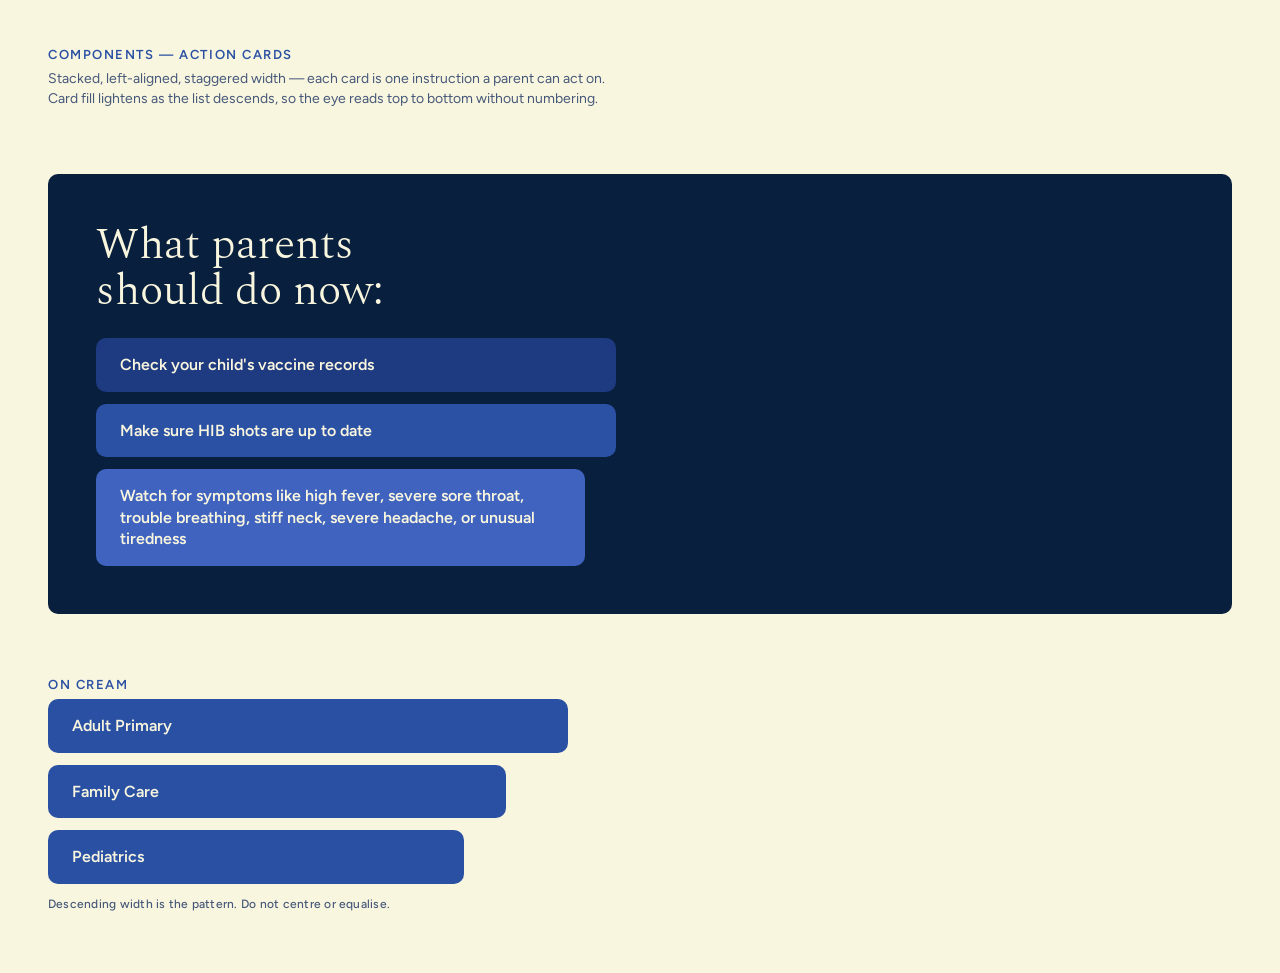
<file: action-cards.html>
<!-- @dsCard group="Components" name="Action cards" subtitle="Stacked instruction blocks for alerts and guidance" -->
<!doctype html>
<html lang="en">
<head>
<meta charset="utf-8">
<title>Action cards — Lev Family Health</title>
<link rel="preconnect" href="https://fonts.googleapis.com">
<link rel="preconnect" href="https://fonts.gstatic.com" crossorigin>
<link href="https://fonts.googleapis.com/css2?family=Figtree:wght@400;500;600;700&family=Spectral:wght@200;300;400&display=swap" rel="stylesheet">
<style>
/* ==========================================================================
   Lev Family Health — Design Tokens

   Colour and logo values are read from the master vector file (Lev logos.ai,
   Illustrator 30.6, 1 Jul 2026) — that file is the authority.
   Type, scale, spacing and layout are measured off the Ready Ads library.
   Values marked "ad-derived" appear in produced work but not in the master file.
   ========================================================================== */



:root {
  /* ---- Core palette — from the master vector file --------------------- */
  --lev-navy:        #091F3E;  /* primary dark ground: closing band, alerts  */
  --lev-royal:       #2A50A3;  /* logo chevron, display headlines, chips     */
  --lev-sky:         #55B7E7;  /* logo arcs, shape accents, secondary chips  */
  --lev-cream:       #F9F6DF;  /* PRIMARY light ground — never plain white   */
  --lev-black:       #000000;  /* the wordmark. Not navy.                    */
  --lev-white:       #FFFFFF;  /* cards floating on cream only               */

  /* ---- Ad-derived tints ----------------------------------------------- */
  --lev-royal-alt:   #37519E;  /* card fill on navy, where royal goes flat   */
  --lev-butter:      #FEF0C9;  /* pediatric / camp seasonal ground           */

  /* ---- Sub-brand: Women's Health — from the master vector file --------- */
  --lev-wh-pink:      #EE4385; /* chevron, figure head and heart             */
  --lev-wh-pink-lt:   #F38CB4; /* light chevron variant, reversed figure     */
  --lev-wh-magenta:   #C2336A; /* arcs, "Women's Health" descender           */
  --lev-wh-magenta-d: #BD386D; /* reversed ground                            */
  --lev-wh-plum:      #802148; /* deep wordmark variant                      */
  --lev-wh-blush:     #F7CADD; /* ad-derived: Women's Health page ground     */
  --lev-wh-ink:       #1A0A12; /* ad-derived: display type on blush          */

  /* ---- Text ------------------------------------------------------------ */
  --lev-ink:         #091F3E;  /* body on light grounds                      */
  --lev-ink-muted:   #46587A;  /* secondary body on light                    */
  --lev-on-dark:     #F9F6DF;  /* body on navy                               */
  --lev-on-dark-mut: #9FB4D4;  /* secondary body on navy                     */

  /* ---- Type families --------------------------------------------------- */
  /* Licensed to JAM. Fallbacks are preview-only. */
  --lev-display: 'Martina Plantijn', 'Spectral', Georgia, 'Times New Roman', serif;
  --lev-sans:    'Graphik', 'Graphik Web', 'Figtree', 'Inter', system-ui, sans-serif;

  /* ---- Type scale (print ad at 8.5x11in / web equivalent) -------------- */
  --lev-t-display-xl: clamp(3.5rem, 9vw, 7rem);   /* Martina Light, lh .95  */
  --lev-t-display-l:  clamp(2.75rem, 6vw, 4.5rem);
  --lev-t-display-m:  clamp(2rem, 4vw, 2.75rem);
  --lev-t-alert:      clamp(3rem, 8vw, 6rem);     /* Graphik Semibold CAPS  */
  --lev-t-heading:    1.5rem;                     /* Graphik Semibold       */
  --lev-t-eyebrow:    0.8125rem;                  /* Graphik Semibold, .12em */
  --lev-t-body-l:     1.125rem;
  --lev-t-body:       1rem;
  --lev-t-body-s:     0.875rem;
  --lev-t-caption:    0.75rem;

  --lev-lh-display:   0.95;
  --lev-lh-body:      1.45;
  --lev-ls-eyebrow:   0.12em;
  --lev-ls-display:   -0.01em;

  /* ---- Spacing (8pt base) ---------------------------------------------- */
  --lev-s1: 4px;   --lev-s2: 8px;   --lev-s3: 12px;  --lev-s4: 16px;
  --lev-s5: 24px;  --lev-s6: 32px;  --lev-s7: 48px;  --lev-s8: 64px;
  --lev-s9: 96px;

  /* ---- Radii ----------------------------------------------------------- */
  --lev-r-chip:  6px;    /* service chips — square-ish, not pill            */
  --lev-r-pill:  999px;  /* Women's Health service list only                */
  --lev-r-card:  10px;
  --lev-r-photo: 4px;

  /* ---- Layout ---------------------------------------------------------- */
  --lev-margin:  8%;     /* page margin on print ads                        */
  --lev-band:    13%;    /* navy footer band height as % of page            */
  --lev-measure: 62ch;   /* max body measure                                */

  /* ---- Logo ------------------------------------------------------------ */
  --lev-logo-clearspace: 1;    /* multiplier on chevron height, all sides   */
  --lev-logo-min-print:  1.25in;
}

*{box-sizing:border-box}
html,body{margin:0;padding:0}
body{
  font-family:var(--lev-sans);
  background:var(--lev-cream);
  color:var(--lev-ink);
  -webkit-font-smoothing:antialiased;
  padding:var(--lev-s7);
}
.ds-h{
  font:600 var(--lev-t-eyebrow)/1 var(--lev-sans);
  letter-spacing:var(--lev-ls-eyebrow);
  text-transform:uppercase;
  color:var(--lev-royal);
  margin:0 0 var(--lev-s2);
}
.ds-note{
  font-size:var(--lev-t-body-s);
  line-height:var(--lev-lh-body);
  color:var(--lev-ink-muted);
  max-width:var(--lev-measure);
  margin:0 0 var(--lev-s6);
}
.ds-sec{margin:0 0 var(--lev-s8)}
.ds-sec:last-child{margin-bottom:0}
.ds-lbl{
  font:500 var(--lev-t-caption)/1.4 var(--lev-sans);
  color:var(--lev-ink-muted);
  letter-spacing:.02em;
}
.ds-mono{font-family:ui-monospace,SFMono-Regular,Menlo,monospace;font-size:var(--lev-t-caption)}
.ds-rule{border:0;border-top:1px solid rgba(9,31,62,.14);margin:var(--lev-s6) 0}
.ds-do,.ds-dont{
  font-size:var(--lev-t-body-s);line-height:var(--lev-lh-body);
  padding:var(--lev-s3) var(--lev-s4);border-radius:var(--lev-r-card);
}
.ds-do{background:rgba(43,81,164,.08);border-left:3px solid var(--lev-royal)}
.ds-dont{background:rgba(196,51,108,.08);border-left:3px solid var(--lev-wh-magenta)}
.ds-grid2{display:grid;grid-template-columns:repeat(auto-fit,minmax(280px,1fr));gap:var(--lev-s4)}

</style>
</head>
<body>
<section class="ds-sec">
  <p class="ds-h">Components — Action cards</p>
  <p class="ds-note">Stacked, left-aligned, staggered width — each card is one instruction a parent can act on. Card fill lightens as the list descends, so the eye reads top to bottom without numbering.</p>
</section>

<section class="ds-sec">
  <div style="background:var(--lev-navy);border-radius:var(--lev-r-card);padding:var(--lev-s7)">
    <p style="font-family:var(--lev-display);font-weight:300;font-size:var(--lev-t-display-m);line-height:1.05;color:var(--lev-cream);margin:0 0 var(--lev-s5)">What parents<br>should do now:</p>
    <div style="display:flex;flex-direction:column;gap:var(--lev-s3);max-width:520px">
      <div style="background:#1E3A80;color:var(--lev-cream);padding:var(--lev-s4) var(--lev-s5);border-radius:var(--lev-r-card);font:600 var(--lev-t-body)/1.35 var(--lev-sans)">Check your child's vaccine records</div>
      <div style="background:#2B51A4;color:var(--lev-cream);padding:var(--lev-s4) var(--lev-s5);border-radius:var(--lev-r-card);font:600 var(--lev-t-body)/1.35 var(--lev-sans)">Make sure HIB shots are up to date</div>
      <div style="background:#3F63BE;color:var(--lev-cream);padding:var(--lev-s4) var(--lev-s5);border-radius:var(--lev-r-card);font:600 var(--lev-t-body)/1.35 var(--lev-sans);max-width:94%">Watch for symptoms like high fever, severe sore throat, trouble breathing, stiff neck, severe headache, or unusual tiredness</div>
    </div>
  </div>
</section>

<section class="ds-sec">
  <p class="ds-h">On cream</p>
  <div style="display:flex;flex-direction:column;gap:var(--lev-s3);max-width:520px">
    <div style="background:var(--lev-royal);color:var(--lev-cream);padding:var(--lev-s4) var(--lev-s5);border-radius:var(--lev-r-card);font:600 var(--lev-t-body)/1.35 var(--lev-sans)">Adult Primary</div>
    <div style="background:var(--lev-royal);color:var(--lev-cream);padding:var(--lev-s4) var(--lev-s5);border-radius:var(--lev-r-card);font:600 var(--lev-t-body)/1.35 var(--lev-sans);max-width:88%">Family Care</div>
    <div style="background:var(--lev-royal);color:var(--lev-cream);padding:var(--lev-s4) var(--lev-s5);border-radius:var(--lev-r-card);font:600 var(--lev-t-body)/1.35 var(--lev-sans);max-width:80%">Pediatrics</div>
  </div>
  <p class="ds-lbl" style="margin-top:var(--lev-s3)">Descending width is the pattern. Do not centre or equalise.</p>
</section>
</body>
</html>
</file>
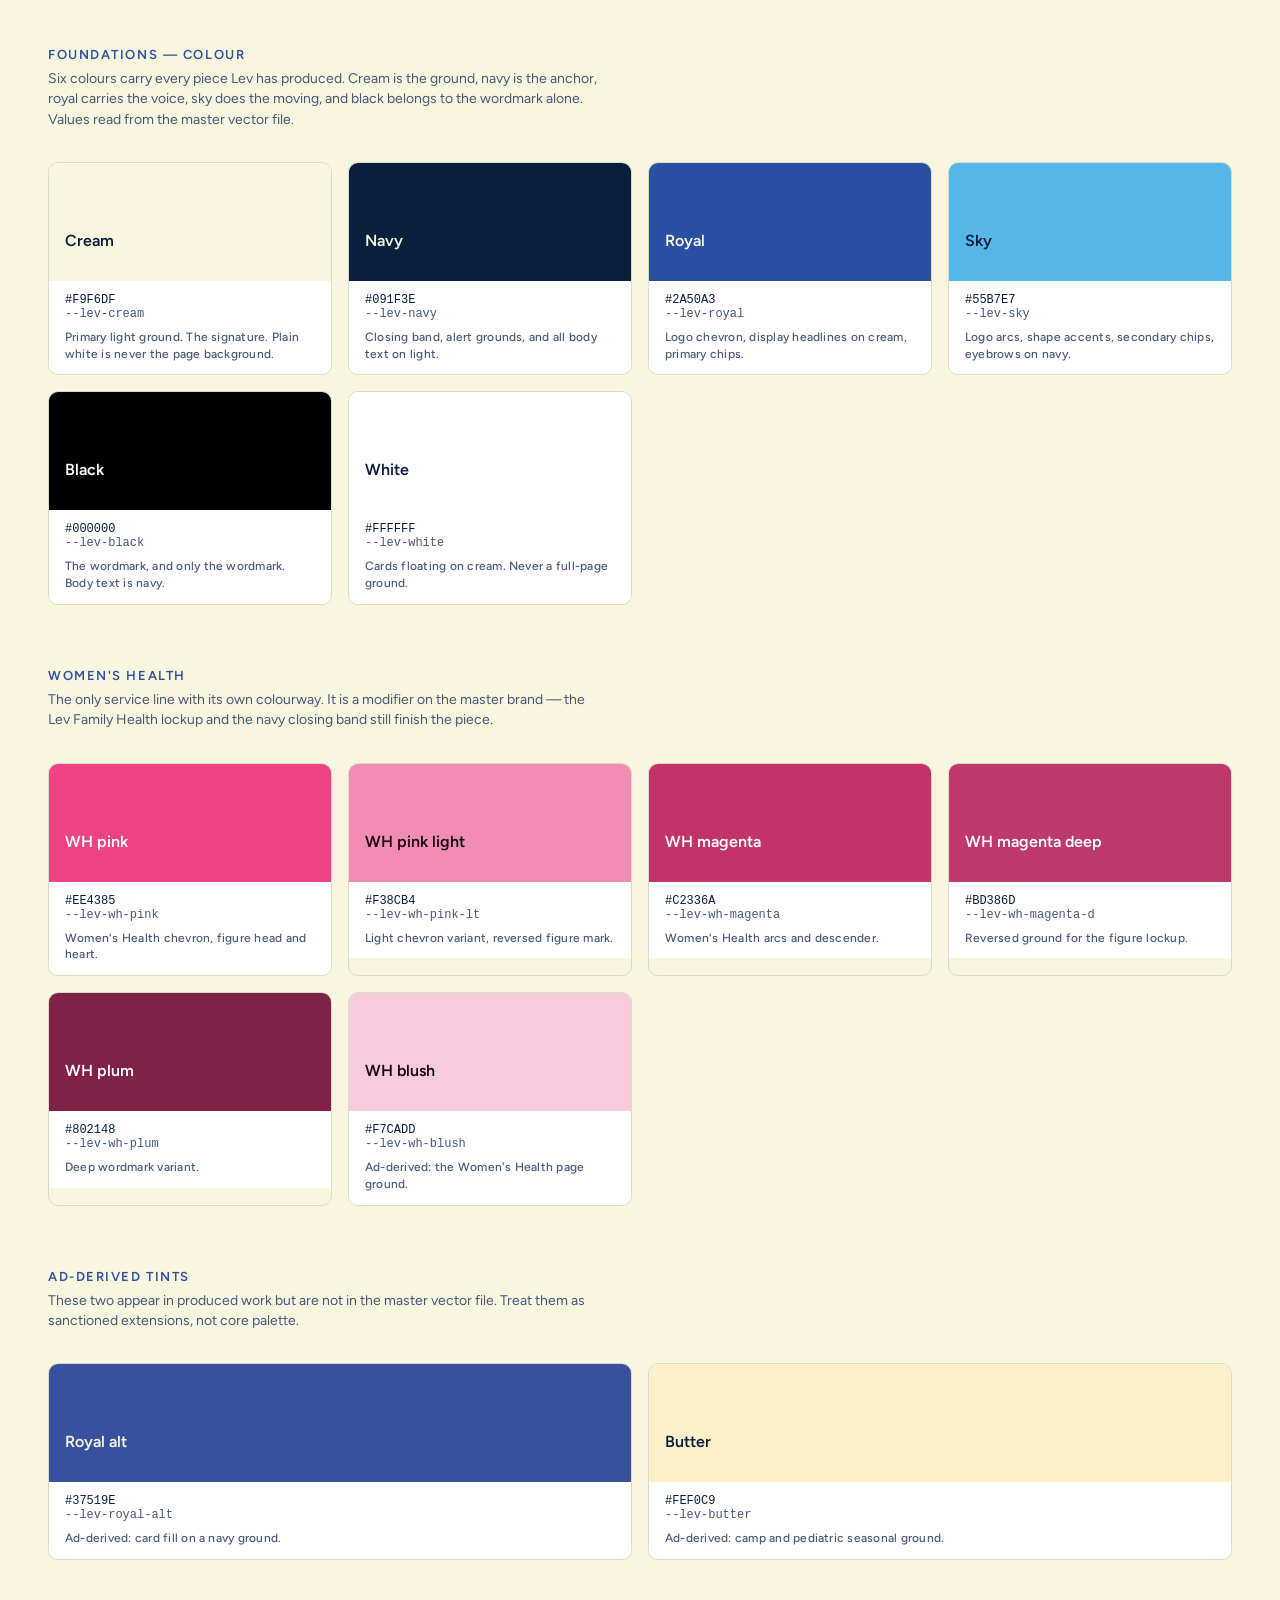
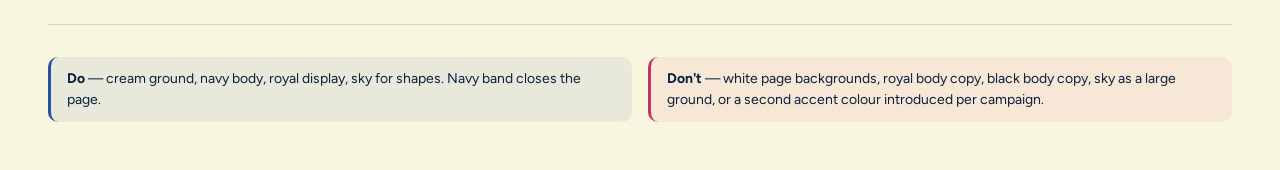
<file: color.html>
<!-- @dsCard group="Foundations" name="Colour" subtitle="Core palette, sub-brand grounds, pairing rules" -->
<!doctype html>
<html lang="en">
<head>
<meta charset="utf-8">
<title>Colour — Lev Family Health</title>
<link rel="preconnect" href="https://fonts.googleapis.com">
<link rel="preconnect" href="https://fonts.gstatic.com" crossorigin>
<link href="https://fonts.googleapis.com/css2?family=Figtree:wght@400;500;600;700&family=Spectral:wght@200;300;400&display=swap" rel="stylesheet">
<style>
/* ==========================================================================
   Lev Family Health — Design Tokens

   Colour and logo values are read from the master vector file (Lev logos.ai,
   Illustrator 30.6, 1 Jul 2026) — that file is the authority.
   Type, scale, spacing and layout are measured off the Ready Ads library.
   Values marked "ad-derived" appear in produced work but not in the master file.
   ========================================================================== */



:root {
  /* ---- Core palette — from the master vector file --------------------- */
  --lev-navy:        #091F3E;  /* primary dark ground: closing band, alerts  */
  --lev-royal:       #2A50A3;  /* logo chevron, display headlines, chips     */
  --lev-sky:         #55B7E7;  /* logo arcs, shape accents, secondary chips  */
  --lev-cream:       #F9F6DF;  /* PRIMARY light ground — never plain white   */
  --lev-black:       #000000;  /* the wordmark. Not navy.                    */
  --lev-white:       #FFFFFF;  /* cards floating on cream only               */

  /* ---- Ad-derived tints ----------------------------------------------- */
  --lev-royal-alt:   #37519E;  /* card fill on navy, where royal goes flat   */
  --lev-butter:      #FEF0C9;  /* pediatric / camp seasonal ground           */

  /* ---- Sub-brand: Women's Health — from the master vector file --------- */
  --lev-wh-pink:      #EE4385; /* chevron, figure head and heart             */
  --lev-wh-pink-lt:   #F38CB4; /* light chevron variant, reversed figure     */
  --lev-wh-magenta:   #C2336A; /* arcs, "Women's Health" descender           */
  --lev-wh-magenta-d: #BD386D; /* reversed ground                            */
  --lev-wh-plum:      #802148; /* deep wordmark variant                      */
  --lev-wh-blush:     #F7CADD; /* ad-derived: Women's Health page ground     */
  --lev-wh-ink:       #1A0A12; /* ad-derived: display type on blush          */

  /* ---- Text ------------------------------------------------------------ */
  --lev-ink:         #091F3E;  /* body on light grounds                      */
  --lev-ink-muted:   #46587A;  /* secondary body on light                    */
  --lev-on-dark:     #F9F6DF;  /* body on navy                               */
  --lev-on-dark-mut: #9FB4D4;  /* secondary body on navy                     */

  /* ---- Type families --------------------------------------------------- */
  /* Licensed to JAM. Fallbacks are preview-only. */
  --lev-display: 'Martina Plantijn', 'Spectral', Georgia, 'Times New Roman', serif;
  --lev-sans:    'Graphik', 'Graphik Web', 'Figtree', 'Inter', system-ui, sans-serif;

  /* ---- Type scale (print ad at 8.5x11in / web equivalent) -------------- */
  --lev-t-display-xl: clamp(3.5rem, 9vw, 7rem);   /* Martina Light, lh .95  */
  --lev-t-display-l:  clamp(2.75rem, 6vw, 4.5rem);
  --lev-t-display-m:  clamp(2rem, 4vw, 2.75rem);
  --lev-t-alert:      clamp(3rem, 8vw, 6rem);     /* Graphik Semibold CAPS  */
  --lev-t-heading:    1.5rem;                     /* Graphik Semibold       */
  --lev-t-eyebrow:    0.8125rem;                  /* Graphik Semibold, .12em */
  --lev-t-body-l:     1.125rem;
  --lev-t-body:       1rem;
  --lev-t-body-s:     0.875rem;
  --lev-t-caption:    0.75rem;

  --lev-lh-display:   0.95;
  --lev-lh-body:      1.45;
  --lev-ls-eyebrow:   0.12em;
  --lev-ls-display:   -0.01em;

  /* ---- Spacing (8pt base) ---------------------------------------------- */
  --lev-s1: 4px;   --lev-s2: 8px;   --lev-s3: 12px;  --lev-s4: 16px;
  --lev-s5: 24px;  --lev-s6: 32px;  --lev-s7: 48px;  --lev-s8: 64px;
  --lev-s9: 96px;

  /* ---- Radii ----------------------------------------------------------- */
  --lev-r-chip:  6px;    /* service chips — square-ish, not pill            */
  --lev-r-pill:  999px;  /* Women's Health service list only                */
  --lev-r-card:  10px;
  --lev-r-photo: 4px;

  /* ---- Layout ---------------------------------------------------------- */
  --lev-margin:  8%;     /* page margin on print ads                        */
  --lev-band:    13%;    /* navy footer band height as % of page            */
  --lev-measure: 62ch;   /* max body measure                                */

  /* ---- Logo ------------------------------------------------------------ */
  --lev-logo-clearspace: 1;    /* multiplier on chevron height, all sides   */
  --lev-logo-min-print:  1.25in;
}

*{box-sizing:border-box}
html,body{margin:0;padding:0}
body{
  font-family:var(--lev-sans);
  background:var(--lev-cream);
  color:var(--lev-ink);
  -webkit-font-smoothing:antialiased;
  padding:var(--lev-s7);
}
.ds-h{
  font:600 var(--lev-t-eyebrow)/1 var(--lev-sans);
  letter-spacing:var(--lev-ls-eyebrow);
  text-transform:uppercase;
  color:var(--lev-royal);
  margin:0 0 var(--lev-s2);
}
.ds-note{
  font-size:var(--lev-t-body-s);
  line-height:var(--lev-lh-body);
  color:var(--lev-ink-muted);
  max-width:var(--lev-measure);
  margin:0 0 var(--lev-s6);
}
.ds-sec{margin:0 0 var(--lev-s8)}
.ds-sec:last-child{margin-bottom:0}
.ds-lbl{
  font:500 var(--lev-t-caption)/1.4 var(--lev-sans);
  color:var(--lev-ink-muted);
  letter-spacing:.02em;
}
.ds-mono{font-family:ui-monospace,SFMono-Regular,Menlo,monospace;font-size:var(--lev-t-caption)}
.ds-rule{border:0;border-top:1px solid rgba(9,31,62,.14);margin:var(--lev-s6) 0}
.ds-do,.ds-dont{
  font-size:var(--lev-t-body-s);line-height:var(--lev-lh-body);
  padding:var(--lev-s3) var(--lev-s4);border-radius:var(--lev-r-card);
}
.ds-do{background:rgba(43,81,164,.08);border-left:3px solid var(--lev-royal)}
.ds-dont{background:rgba(196,51,108,.08);border-left:3px solid var(--lev-wh-magenta)}
.ds-grid2{display:grid;grid-template-columns:repeat(auto-fit,minmax(280px,1fr));gap:var(--lev-s4)}

</style>
</head>
<body>
<section class="ds-sec">
  <p class="ds-h">Foundations — Colour</p>
  <p class="ds-note">Six colours carry every piece Lev has produced. Cream is the ground, navy is the anchor, royal carries the voice, sky does the moving, and black belongs to the wordmark alone. Values read from the master vector file.</p>
  <div class="ds-grid2"><div style="border-radius:var(--lev-r-card);overflow:hidden;border:1px solid rgba(9,31,62,.12)">
  <div style="background:#F9F6DF;color:#091F3E;padding:var(--lev-s6) var(--lev-s4);min-height:118px;display:flex;align-items:flex-end">
    <span style="font:600 var(--lev-t-body)/1 var(--lev-sans)">Cream</span>
  </div>
  <div style="padding:var(--lev-s3) var(--lev-s4);background:var(--lev-white)">
    <div class="ds-mono" style="color:var(--lev-ink)">#F9F6DF</div>
    <div class="ds-mono" style="color:var(--lev-ink-muted)">--lev-cream</div>
    <div class="ds-lbl" style="margin-top:var(--lev-s2)">Primary light ground. The signature. Plain white is never the page background.</div>
  </div>
</div><div style="border-radius:var(--lev-r-card);overflow:hidden;border:1px solid rgba(9,31,62,.12)">
  <div style="background:#091F3E;color:#F9F6DF;padding:var(--lev-s6) var(--lev-s4);min-height:118px;display:flex;align-items:flex-end">
    <span style="font:600 var(--lev-t-body)/1 var(--lev-sans)">Navy</span>
  </div>
  <div style="padding:var(--lev-s3) var(--lev-s4);background:var(--lev-white)">
    <div class="ds-mono" style="color:var(--lev-ink)">#091F3E</div>
    <div class="ds-mono" style="color:var(--lev-ink-muted)">--lev-navy</div>
    <div class="ds-lbl" style="margin-top:var(--lev-s2)">Closing band, alert grounds, and all body text on light.</div>
  </div>
</div><div style="border-radius:var(--lev-r-card);overflow:hidden;border:1px solid rgba(9,31,62,.12)">
  <div style="background:#2A50A3;color:#F9F6DF;padding:var(--lev-s6) var(--lev-s4);min-height:118px;display:flex;align-items:flex-end">
    <span style="font:600 var(--lev-t-body)/1 var(--lev-sans)">Royal</span>
  </div>
  <div style="padding:var(--lev-s3) var(--lev-s4);background:var(--lev-white)">
    <div class="ds-mono" style="color:var(--lev-ink)">#2A50A3</div>
    <div class="ds-mono" style="color:var(--lev-ink-muted)">--lev-royal</div>
    <div class="ds-lbl" style="margin-top:var(--lev-s2)">Logo chevron, display headlines on cream, primary chips.</div>
  </div>
</div><div style="border-radius:var(--lev-r-card);overflow:hidden;border:1px solid rgba(9,31,62,.12)">
  <div style="background:#55B7E7;color:#091F3E;padding:var(--lev-s6) var(--lev-s4);min-height:118px;display:flex;align-items:flex-end">
    <span style="font:600 var(--lev-t-body)/1 var(--lev-sans)">Sky</span>
  </div>
  <div style="padding:var(--lev-s3) var(--lev-s4);background:var(--lev-white)">
    <div class="ds-mono" style="color:var(--lev-ink)">#55B7E7</div>
    <div class="ds-mono" style="color:var(--lev-ink-muted)">--lev-sky</div>
    <div class="ds-lbl" style="margin-top:var(--lev-s2)">Logo arcs, shape accents, secondary chips, eyebrows on navy.</div>
  </div>
</div><div style="border-radius:var(--lev-r-card);overflow:hidden;border:1px solid rgba(9,31,62,.12)">
  <div style="background:#000000;color:#FFFFFF;padding:var(--lev-s6) var(--lev-s4);min-height:118px;display:flex;align-items:flex-end">
    <span style="font:600 var(--lev-t-body)/1 var(--lev-sans)">Black</span>
  </div>
  <div style="padding:var(--lev-s3) var(--lev-s4);background:var(--lev-white)">
    <div class="ds-mono" style="color:var(--lev-ink)">#000000</div>
    <div class="ds-mono" style="color:var(--lev-ink-muted)">--lev-black</div>
    <div class="ds-lbl" style="margin-top:var(--lev-s2)">The wordmark, and only the wordmark. Body text is navy.</div>
  </div>
</div><div style="border-radius:var(--lev-r-card);overflow:hidden;border:1px solid rgba(9,31,62,.12)">
  <div style="background:#FFFFFF;color:#091F3E;padding:var(--lev-s6) var(--lev-s4);min-height:118px;display:flex;align-items:flex-end">
    <span style="font:600 var(--lev-t-body)/1 var(--lev-sans)">White</span>
  </div>
  <div style="padding:var(--lev-s3) var(--lev-s4);background:var(--lev-white)">
    <div class="ds-mono" style="color:var(--lev-ink)">#FFFFFF</div>
    <div class="ds-mono" style="color:var(--lev-ink-muted)">--lev-white</div>
    <div class="ds-lbl" style="margin-top:var(--lev-s2)">Cards floating on cream. Never a full-page ground.</div>
  </div>
</div></div>
</section>

<section class="ds-sec">
  <p class="ds-h">Women's Health</p>
  <p class="ds-note">The only service line with its own colourway. It is a modifier on the master brand — the Lev Family Health lockup and the navy closing band still finish the piece.</p>
  <div class="ds-grid2"><div style="border-radius:var(--lev-r-card);overflow:hidden;border:1px solid rgba(9,31,62,.12)">
  <div style="background:#EE4385;color:#FFFFFF;padding:var(--lev-s6) var(--lev-s4);min-height:118px;display:flex;align-items:flex-end">
    <span style="font:600 var(--lev-t-body)/1 var(--lev-sans)">WH pink</span>
  </div>
  <div style="padding:var(--lev-s3) var(--lev-s4);background:var(--lev-white)">
    <div class="ds-mono" style="color:var(--lev-ink)">#EE4385</div>
    <div class="ds-mono" style="color:var(--lev-ink-muted)">--lev-wh-pink</div>
    <div class="ds-lbl" style="margin-top:var(--lev-s2)">Women's Health chevron, figure head and heart.</div>
  </div>
</div><div style="border-radius:var(--lev-r-card);overflow:hidden;border:1px solid rgba(9,31,62,.12)">
  <div style="background:#F38CB4;color:#1A0A12;padding:var(--lev-s6) var(--lev-s4);min-height:118px;display:flex;align-items:flex-end">
    <span style="font:600 var(--lev-t-body)/1 var(--lev-sans)">WH pink light</span>
  </div>
  <div style="padding:var(--lev-s3) var(--lev-s4);background:var(--lev-white)">
    <div class="ds-mono" style="color:var(--lev-ink)">#F38CB4</div>
    <div class="ds-mono" style="color:var(--lev-ink-muted)">--lev-wh-pink-lt</div>
    <div class="ds-lbl" style="margin-top:var(--lev-s2)">Light chevron variant, reversed figure mark.</div>
  </div>
</div><div style="border-radius:var(--lev-r-card);overflow:hidden;border:1px solid rgba(9,31,62,.12)">
  <div style="background:#C2336A;color:#FFFFFF;padding:var(--lev-s6) var(--lev-s4);min-height:118px;display:flex;align-items:flex-end">
    <span style="font:600 var(--lev-t-body)/1 var(--lev-sans)">WH magenta</span>
  </div>
  <div style="padding:var(--lev-s3) var(--lev-s4);background:var(--lev-white)">
    <div class="ds-mono" style="color:var(--lev-ink)">#C2336A</div>
    <div class="ds-mono" style="color:var(--lev-ink-muted)">--lev-wh-magenta</div>
    <div class="ds-lbl" style="margin-top:var(--lev-s2)">Women's Health arcs and descender.</div>
  </div>
</div><div style="border-radius:var(--lev-r-card);overflow:hidden;border:1px solid rgba(9,31,62,.12)">
  <div style="background:#BD386D;color:#FFFFFF;padding:var(--lev-s6) var(--lev-s4);min-height:118px;display:flex;align-items:flex-end">
    <span style="font:600 var(--lev-t-body)/1 var(--lev-sans)">WH magenta deep</span>
  </div>
  <div style="padding:var(--lev-s3) var(--lev-s4);background:var(--lev-white)">
    <div class="ds-mono" style="color:var(--lev-ink)">#BD386D</div>
    <div class="ds-mono" style="color:var(--lev-ink-muted)">--lev-wh-magenta-d</div>
    <div class="ds-lbl" style="margin-top:var(--lev-s2)">Reversed ground for the figure lockup.</div>
  </div>
</div><div style="border-radius:var(--lev-r-card);overflow:hidden;border:1px solid rgba(9,31,62,.12)">
  <div style="background:#802148;color:#FFFFFF;padding:var(--lev-s6) var(--lev-s4);min-height:118px;display:flex;align-items:flex-end">
    <span style="font:600 var(--lev-t-body)/1 var(--lev-sans)">WH plum</span>
  </div>
  <div style="padding:var(--lev-s3) var(--lev-s4);background:var(--lev-white)">
    <div class="ds-mono" style="color:var(--lev-ink)">#802148</div>
    <div class="ds-mono" style="color:var(--lev-ink-muted)">--lev-wh-plum</div>
    <div class="ds-lbl" style="margin-top:var(--lev-s2)">Deep wordmark variant.</div>
  </div>
</div><div style="border-radius:var(--lev-r-card);overflow:hidden;border:1px solid rgba(9,31,62,.12)">
  <div style="background:#F7CADD;color:#1A0A12;padding:var(--lev-s6) var(--lev-s4);min-height:118px;display:flex;align-items:flex-end">
    <span style="font:600 var(--lev-t-body)/1 var(--lev-sans)">WH blush</span>
  </div>
  <div style="padding:var(--lev-s3) var(--lev-s4);background:var(--lev-white)">
    <div class="ds-mono" style="color:var(--lev-ink)">#F7CADD</div>
    <div class="ds-mono" style="color:var(--lev-ink-muted)">--lev-wh-blush</div>
    <div class="ds-lbl" style="margin-top:var(--lev-s2)">Ad-derived: the Women's Health page ground.</div>
  </div>
</div></div>
</section>

<section class="ds-sec">
  <p class="ds-h">Ad-derived tints</p>
  <p class="ds-note">These two appear in produced work but are not in the master vector file. Treat them as sanctioned extensions, not core palette.</p>
  <div class="ds-grid2"><div style="border-radius:var(--lev-r-card);overflow:hidden;border:1px solid rgba(9,31,62,.12)">
  <div style="background:#37519E;color:#F9F6DF;padding:var(--lev-s6) var(--lev-s4);min-height:118px;display:flex;align-items:flex-end">
    <span style="font:600 var(--lev-t-body)/1 var(--lev-sans)">Royal alt</span>
  </div>
  <div style="padding:var(--lev-s3) var(--lev-s4);background:var(--lev-white)">
    <div class="ds-mono" style="color:var(--lev-ink)">#37519E</div>
    <div class="ds-mono" style="color:var(--lev-ink-muted)">--lev-royal-alt</div>
    <div class="ds-lbl" style="margin-top:var(--lev-s2)">Ad-derived: card fill on a navy ground.</div>
  </div>
</div><div style="border-radius:var(--lev-r-card);overflow:hidden;border:1px solid rgba(9,31,62,.12)">
  <div style="background:#FEF0C9;color:#091F3E;padding:var(--lev-s6) var(--lev-s4);min-height:118px;display:flex;align-items:flex-end">
    <span style="font:600 var(--lev-t-body)/1 var(--lev-sans)">Butter</span>
  </div>
  <div style="padding:var(--lev-s3) var(--lev-s4);background:var(--lev-white)">
    <div class="ds-mono" style="color:var(--lev-ink)">#FEF0C9</div>
    <div class="ds-mono" style="color:var(--lev-ink-muted)">--lev-butter</div>
    <div class="ds-lbl" style="margin-top:var(--lev-s2)">Ad-derived: camp and pediatric seasonal ground.</div>
  </div>
</div></div>
</section>

<hr class="ds-rule">

<section class="ds-sec">
  <div class="ds-grid2">
    <div class="ds-do"><strong>Do</strong> — cream ground, navy body, royal display, sky for shapes. Navy band closes the page.</div>
    <div class="ds-dont"><strong>Don't</strong> — white page backgrounds, royal body copy, black body copy, sky as a large ground, or a second accent colour introduced per campaign.</div>
  </div>
</section>
</body>
</html>
</file>
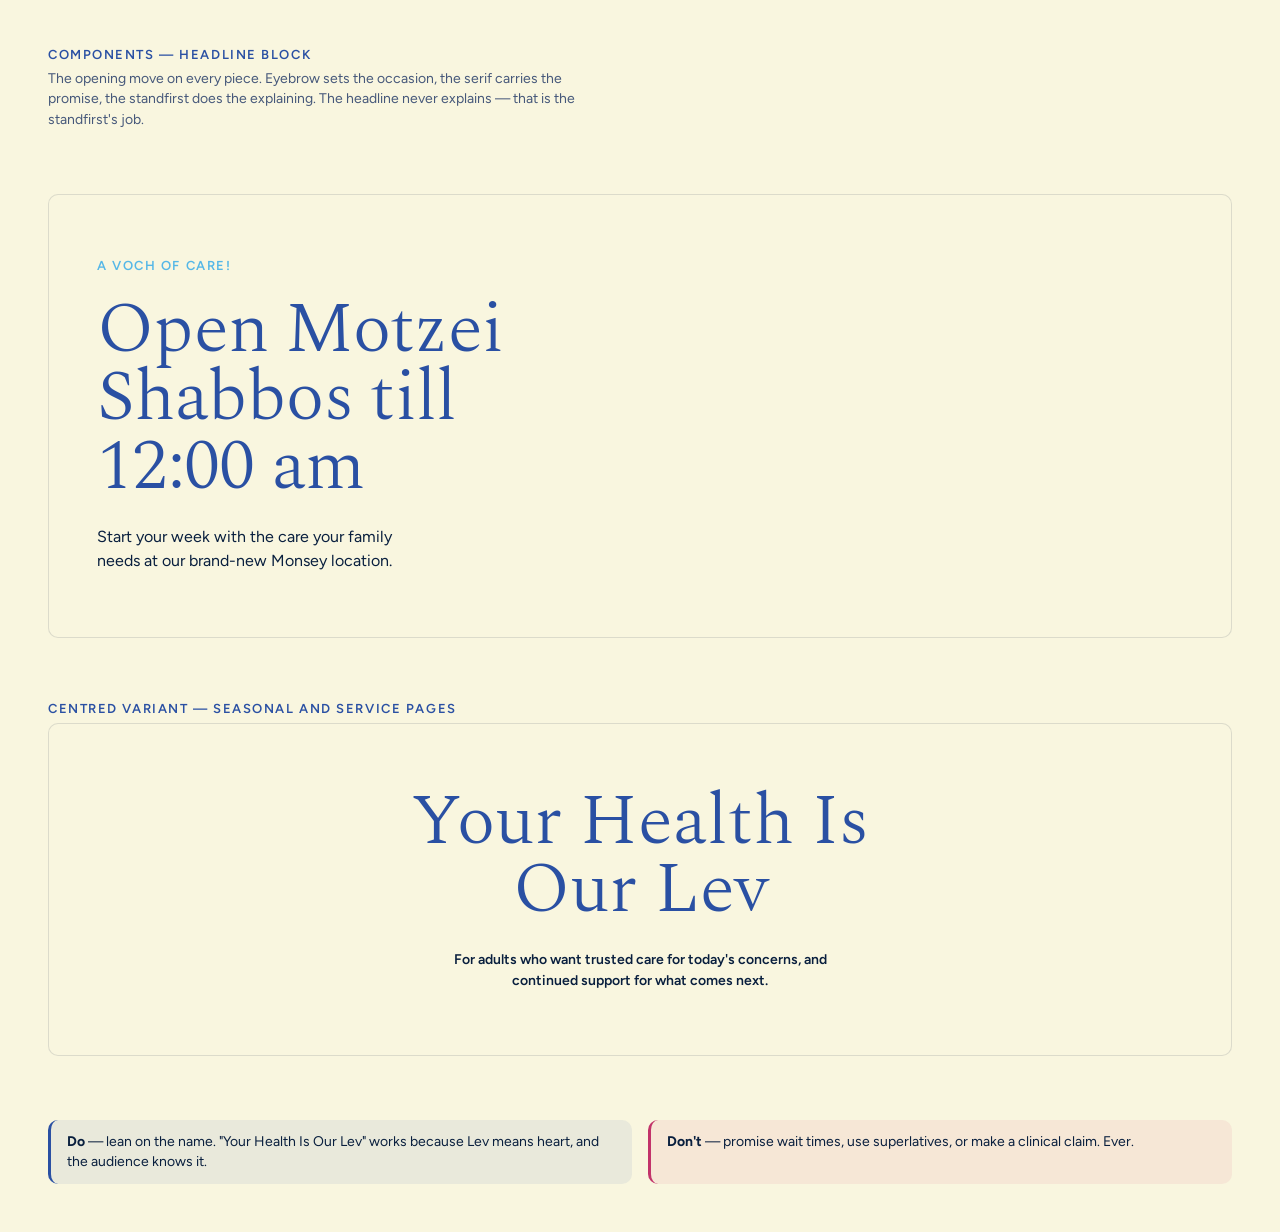
<file: headline-block.html>
<!-- @dsCard group="Components" name="Headline block" subtitle="Eyebrow, display headline, standfirst" -->
<!doctype html>
<html lang="en">
<head>
<meta charset="utf-8">
<title>Headline block — Lev Family Health</title>
<link rel="preconnect" href="https://fonts.googleapis.com">
<link rel="preconnect" href="https://fonts.gstatic.com" crossorigin>
<link href="https://fonts.googleapis.com/css2?family=Figtree:wght@400;500;600;700&family=Spectral:wght@200;300;400&display=swap" rel="stylesheet">
<style>
/* ==========================================================================
   Lev Family Health — Design Tokens

   Colour and logo values are read from the master vector file (Lev logos.ai,
   Illustrator 30.6, 1 Jul 2026) — that file is the authority.
   Type, scale, spacing and layout are measured off the Ready Ads library.
   Values marked "ad-derived" appear in produced work but not in the master file.
   ========================================================================== */



:root {
  /* ---- Core palette — from the master vector file --------------------- */
  --lev-navy:        #091F3E;  /* primary dark ground: closing band, alerts  */
  --lev-royal:       #2A50A3;  /* logo chevron, display headlines, chips     */
  --lev-sky:         #55B7E7;  /* logo arcs, shape accents, secondary chips  */
  --lev-cream:       #F9F6DF;  /* PRIMARY light ground — never plain white   */
  --lev-black:       #000000;  /* the wordmark. Not navy.                    */
  --lev-white:       #FFFFFF;  /* cards floating on cream only               */

  /* ---- Ad-derived tints ----------------------------------------------- */
  --lev-royal-alt:   #37519E;  /* card fill on navy, where royal goes flat   */
  --lev-butter:      #FEF0C9;  /* pediatric / camp seasonal ground           */

  /* ---- Sub-brand: Women's Health — from the master vector file --------- */
  --lev-wh-pink:      #EE4385; /* chevron, figure head and heart             */
  --lev-wh-pink-lt:   #F38CB4; /* light chevron variant, reversed figure     */
  --lev-wh-magenta:   #C2336A; /* arcs, "Women's Health" descender           */
  --lev-wh-magenta-d: #BD386D; /* reversed ground                            */
  --lev-wh-plum:      #802148; /* deep wordmark variant                      */
  --lev-wh-blush:     #F7CADD; /* ad-derived: Women's Health page ground     */
  --lev-wh-ink:       #1A0A12; /* ad-derived: display type on blush          */

  /* ---- Text ------------------------------------------------------------ */
  --lev-ink:         #091F3E;  /* body on light grounds                      */
  --lev-ink-muted:   #46587A;  /* secondary body on light                    */
  --lev-on-dark:     #F9F6DF;  /* body on navy                               */
  --lev-on-dark-mut: #9FB4D4;  /* secondary body on navy                     */

  /* ---- Type families --------------------------------------------------- */
  /* Licensed to JAM. Fallbacks are preview-only. */
  --lev-display: 'Martina Plantijn', 'Spectral', Georgia, 'Times New Roman', serif;
  --lev-sans:    'Graphik', 'Graphik Web', 'Figtree', 'Inter', system-ui, sans-serif;

  /* ---- Type scale (print ad at 8.5x11in / web equivalent) -------------- */
  --lev-t-display-xl: clamp(3.5rem, 9vw, 7rem);   /* Martina Light, lh .95  */
  --lev-t-display-l:  clamp(2.75rem, 6vw, 4.5rem);
  --lev-t-display-m:  clamp(2rem, 4vw, 2.75rem);
  --lev-t-alert:      clamp(3rem, 8vw, 6rem);     /* Graphik Semibold CAPS  */
  --lev-t-heading:    1.5rem;                     /* Graphik Semibold       */
  --lev-t-eyebrow:    0.8125rem;                  /* Graphik Semibold, .12em */
  --lev-t-body-l:     1.125rem;
  --lev-t-body:       1rem;
  --lev-t-body-s:     0.875rem;
  --lev-t-caption:    0.75rem;

  --lev-lh-display:   0.95;
  --lev-lh-body:      1.45;
  --lev-ls-eyebrow:   0.12em;
  --lev-ls-display:   -0.01em;

  /* ---- Spacing (8pt base) ---------------------------------------------- */
  --lev-s1: 4px;   --lev-s2: 8px;   --lev-s3: 12px;  --lev-s4: 16px;
  --lev-s5: 24px;  --lev-s6: 32px;  --lev-s7: 48px;  --lev-s8: 64px;
  --lev-s9: 96px;

  /* ---- Radii ----------------------------------------------------------- */
  --lev-r-chip:  6px;    /* service chips — square-ish, not pill            */
  --lev-r-pill:  999px;  /* Women's Health service list only                */
  --lev-r-card:  10px;
  --lev-r-photo: 4px;

  /* ---- Layout ---------------------------------------------------------- */
  --lev-margin:  8%;     /* page margin on print ads                        */
  --lev-band:    13%;    /* navy footer band height as % of page            */
  --lev-measure: 62ch;   /* max body measure                                */

  /* ---- Logo ------------------------------------------------------------ */
  --lev-logo-clearspace: 1;    /* multiplier on chevron height, all sides   */
  --lev-logo-min-print:  1.25in;
}

*{box-sizing:border-box}
html,body{margin:0;padding:0}
body{
  font-family:var(--lev-sans);
  background:var(--lev-cream);
  color:var(--lev-ink);
  -webkit-font-smoothing:antialiased;
  padding:var(--lev-s7);
}
.ds-h{
  font:600 var(--lev-t-eyebrow)/1 var(--lev-sans);
  letter-spacing:var(--lev-ls-eyebrow);
  text-transform:uppercase;
  color:var(--lev-royal);
  margin:0 0 var(--lev-s2);
}
.ds-note{
  font-size:var(--lev-t-body-s);
  line-height:var(--lev-lh-body);
  color:var(--lev-ink-muted);
  max-width:var(--lev-measure);
  margin:0 0 var(--lev-s6);
}
.ds-sec{margin:0 0 var(--lev-s8)}
.ds-sec:last-child{margin-bottom:0}
.ds-lbl{
  font:500 var(--lev-t-caption)/1.4 var(--lev-sans);
  color:var(--lev-ink-muted);
  letter-spacing:.02em;
}
.ds-mono{font-family:ui-monospace,SFMono-Regular,Menlo,monospace;font-size:var(--lev-t-caption)}
.ds-rule{border:0;border-top:1px solid rgba(9,31,62,.14);margin:var(--lev-s6) 0}
.ds-do,.ds-dont{
  font-size:var(--lev-t-body-s);line-height:var(--lev-lh-body);
  padding:var(--lev-s3) var(--lev-s4);border-radius:var(--lev-r-card);
}
.ds-do{background:rgba(43,81,164,.08);border-left:3px solid var(--lev-royal)}
.ds-dont{background:rgba(196,51,108,.08);border-left:3px solid var(--lev-wh-magenta)}
.ds-grid2{display:grid;grid-template-columns:repeat(auto-fit,minmax(280px,1fr));gap:var(--lev-s4)}

</style>
</head>
<body>
<section class="ds-sec">
  <p class="ds-h">Components — Headline block</p>
  <p class="ds-note">The opening move on every piece. Eyebrow sets the occasion, the serif carries the promise, the standfirst does the explaining. The headline never explains — that is the standfirst's job.</p>
</section>

<section class="ds-sec">
  <div style="background:var(--lev-cream);border:1px solid rgba(9,31,62,.12);border-radius:var(--lev-r-card);padding:var(--lev-s8) var(--lev-s7)">
    <p style="font:600 var(--lev-t-eyebrow)/1 var(--lev-sans);letter-spacing:var(--lev-ls-eyebrow);text-transform:uppercase;color:var(--lev-sky);margin:0 0 var(--lev-s5)">A Voch of Care!</p>
    <h1 style="font-family:var(--lev-display);font-weight:300;font-size:var(--lev-t-display-l);line-height:var(--lev-lh-display);letter-spacing:var(--lev-ls-display);color:var(--lev-royal);margin:0 0 var(--lev-s5);max-width:14ch">Open Motzei Shabbos till 12:00 am</h1>
    <p style="font:400 var(--lev-t-body)/1.5 var(--lev-sans);color:var(--lev-ink);margin:0;max-width:34ch">Start your week with the care your family needs at our brand-new Monsey location.</p>
  </div>
</section>

<section class="ds-sec">
  <p class="ds-h">Centred variant — seasonal and service pages</p>
  <div style="background:var(--lev-cream);border:1px solid rgba(9,31,62,.12);border-radius:var(--lev-r-card);padding:var(--lev-s8) var(--lev-s7);text-align:center">
    <h1 style="font-family:var(--lev-display);font-weight:300;font-size:var(--lev-t-display-l);line-height:var(--lev-lh-display);color:var(--lev-royal);margin:0 0 var(--lev-s5)">Your Health Is<br>Our Lev</h1>
    <p style="font:600 var(--lev-t-body-s)/1.5 var(--lev-sans);color:var(--lev-ink);margin:0 auto;max-width:44ch">For adults who want trusted care for today's concerns, and continued support for what comes next.</p>
  </div>
</section>

<section class="ds-sec">
  <div class="ds-grid2">
    <div class="ds-do"><strong>Do</strong> — lean on the name. "Your Health Is Our Lev" works because Lev means heart, and the audience knows it.</div>
    <div class="ds-dont"><strong>Don't</strong> — promise wait times, use superlatives, or make a clinical claim. Ever.</div>
  </div>
</section>
</body>
</html>
</file>
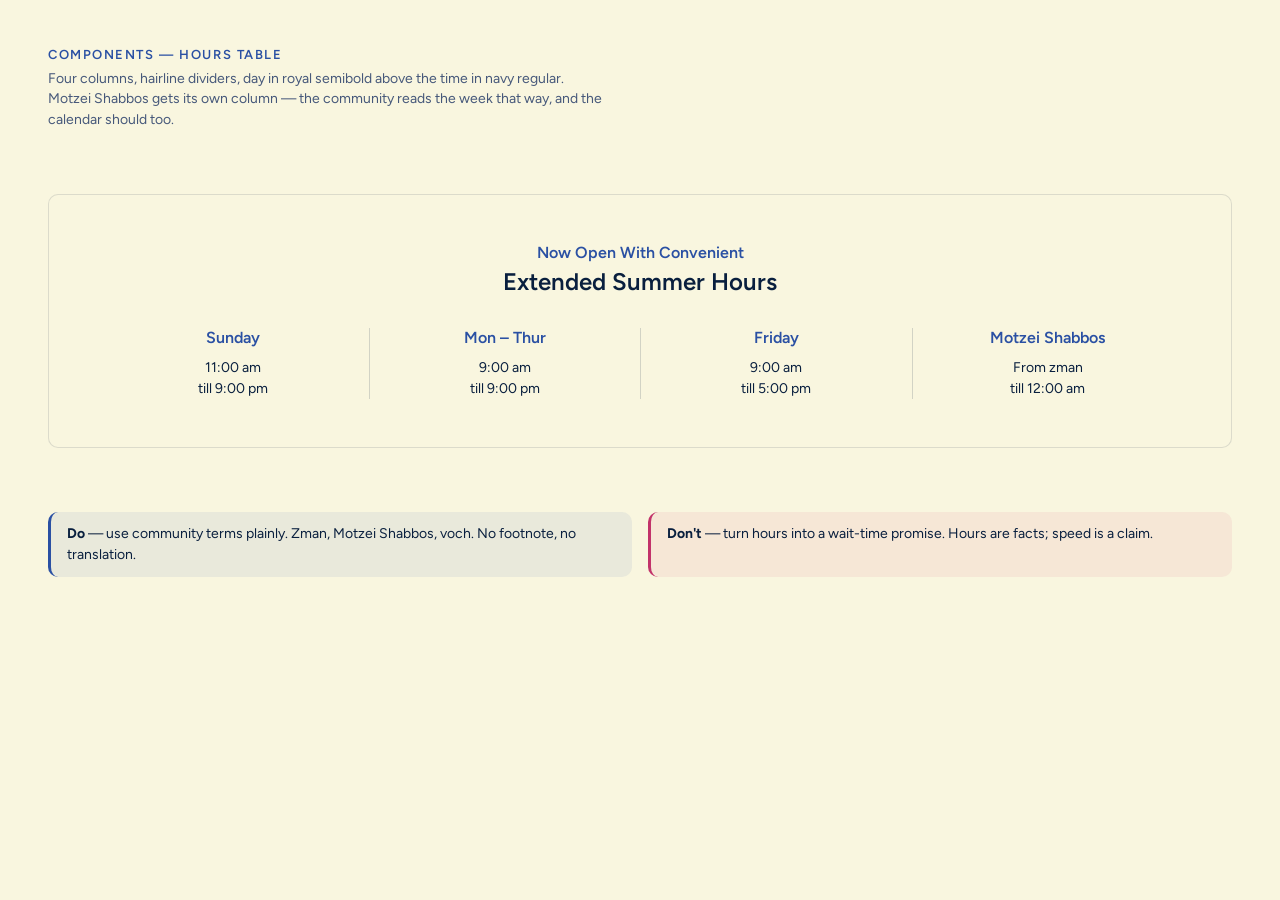
<file: hours-table.html>
<!-- @dsCard group="Components" name="Hours table" subtitle="Divided columns, community calendar" -->
<!doctype html>
<html lang="en">
<head>
<meta charset="utf-8">
<title>Hours table — Lev Family Health</title>
<link rel="preconnect" href="https://fonts.googleapis.com">
<link rel="preconnect" href="https://fonts.gstatic.com" crossorigin>
<link href="https://fonts.googleapis.com/css2?family=Figtree:wght@400;500;600;700&family=Spectral:wght@200;300;400&display=swap" rel="stylesheet">
<style>
/* ==========================================================================
   Lev Family Health — Design Tokens

   Colour and logo values are read from the master vector file (Lev logos.ai,
   Illustrator 30.6, 1 Jul 2026) — that file is the authority.
   Type, scale, spacing and layout are measured off the Ready Ads library.
   Values marked "ad-derived" appear in produced work but not in the master file.
   ========================================================================== */



:root {
  /* ---- Core palette — from the master vector file --------------------- */
  --lev-navy:        #091F3E;  /* primary dark ground: closing band, alerts  */
  --lev-royal:       #2A50A3;  /* logo chevron, display headlines, chips     */
  --lev-sky:         #55B7E7;  /* logo arcs, shape accents, secondary chips  */
  --lev-cream:       #F9F6DF;  /* PRIMARY light ground — never plain white   */
  --lev-black:       #000000;  /* the wordmark. Not navy.                    */
  --lev-white:       #FFFFFF;  /* cards floating on cream only               */

  /* ---- Ad-derived tints ----------------------------------------------- */
  --lev-royal-alt:   #37519E;  /* card fill on navy, where royal goes flat   */
  --lev-butter:      #FEF0C9;  /* pediatric / camp seasonal ground           */

  /* ---- Sub-brand: Women's Health — from the master vector file --------- */
  --lev-wh-pink:      #EE4385; /* chevron, figure head and heart             */
  --lev-wh-pink-lt:   #F38CB4; /* light chevron variant, reversed figure     */
  --lev-wh-magenta:   #C2336A; /* arcs, "Women's Health" descender           */
  --lev-wh-magenta-d: #BD386D; /* reversed ground                            */
  --lev-wh-plum:      #802148; /* deep wordmark variant                      */
  --lev-wh-blush:     #F7CADD; /* ad-derived: Women's Health page ground     */
  --lev-wh-ink:       #1A0A12; /* ad-derived: display type on blush          */

  /* ---- Text ------------------------------------------------------------ */
  --lev-ink:         #091F3E;  /* body on light grounds                      */
  --lev-ink-muted:   #46587A;  /* secondary body on light                    */
  --lev-on-dark:     #F9F6DF;  /* body on navy                               */
  --lev-on-dark-mut: #9FB4D4;  /* secondary body on navy                     */

  /* ---- Type families --------------------------------------------------- */
  /* Licensed to JAM. Fallbacks are preview-only. */
  --lev-display: 'Martina Plantijn', 'Spectral', Georgia, 'Times New Roman', serif;
  --lev-sans:    'Graphik', 'Graphik Web', 'Figtree', 'Inter', system-ui, sans-serif;

  /* ---- Type scale (print ad at 8.5x11in / web equivalent) -------------- */
  --lev-t-display-xl: clamp(3.5rem, 9vw, 7rem);   /* Martina Light, lh .95  */
  --lev-t-display-l:  clamp(2.75rem, 6vw, 4.5rem);
  --lev-t-display-m:  clamp(2rem, 4vw, 2.75rem);
  --lev-t-alert:      clamp(3rem, 8vw, 6rem);     /* Graphik Semibold CAPS  */
  --lev-t-heading:    1.5rem;                     /* Graphik Semibold       */
  --lev-t-eyebrow:    0.8125rem;                  /* Graphik Semibold, .12em */
  --lev-t-body-l:     1.125rem;
  --lev-t-body:       1rem;
  --lev-t-body-s:     0.875rem;
  --lev-t-caption:    0.75rem;

  --lev-lh-display:   0.95;
  --lev-lh-body:      1.45;
  --lev-ls-eyebrow:   0.12em;
  --lev-ls-display:   -0.01em;

  /* ---- Spacing (8pt base) ---------------------------------------------- */
  --lev-s1: 4px;   --lev-s2: 8px;   --lev-s3: 12px;  --lev-s4: 16px;
  --lev-s5: 24px;  --lev-s6: 32px;  --lev-s7: 48px;  --lev-s8: 64px;
  --lev-s9: 96px;

  /* ---- Radii ----------------------------------------------------------- */
  --lev-r-chip:  6px;    /* service chips — square-ish, not pill            */
  --lev-r-pill:  999px;  /* Women's Health service list only                */
  --lev-r-card:  10px;
  --lev-r-photo: 4px;

  /* ---- Layout ---------------------------------------------------------- */
  --lev-margin:  8%;     /* page margin on print ads                        */
  --lev-band:    13%;    /* navy footer band height as % of page            */
  --lev-measure: 62ch;   /* max body measure                                */

  /* ---- Logo ------------------------------------------------------------ */
  --lev-logo-clearspace: 1;    /* multiplier on chevron height, all sides   */
  --lev-logo-min-print:  1.25in;
}

*{box-sizing:border-box}
html,body{margin:0;padding:0}
body{
  font-family:var(--lev-sans);
  background:var(--lev-cream);
  color:var(--lev-ink);
  -webkit-font-smoothing:antialiased;
  padding:var(--lev-s7);
}
.ds-h{
  font:600 var(--lev-t-eyebrow)/1 var(--lev-sans);
  letter-spacing:var(--lev-ls-eyebrow);
  text-transform:uppercase;
  color:var(--lev-royal);
  margin:0 0 var(--lev-s2);
}
.ds-note{
  font-size:var(--lev-t-body-s);
  line-height:var(--lev-lh-body);
  color:var(--lev-ink-muted);
  max-width:var(--lev-measure);
  margin:0 0 var(--lev-s6);
}
.ds-sec{margin:0 0 var(--lev-s8)}
.ds-sec:last-child{margin-bottom:0}
.ds-lbl{
  font:500 var(--lev-t-caption)/1.4 var(--lev-sans);
  color:var(--lev-ink-muted);
  letter-spacing:.02em;
}
.ds-mono{font-family:ui-monospace,SFMono-Regular,Menlo,monospace;font-size:var(--lev-t-caption)}
.ds-rule{border:0;border-top:1px solid rgba(9,31,62,.14);margin:var(--lev-s6) 0}
.ds-do,.ds-dont{
  font-size:var(--lev-t-body-s);line-height:var(--lev-lh-body);
  padding:var(--lev-s3) var(--lev-s4);border-radius:var(--lev-r-card);
}
.ds-do{background:rgba(43,81,164,.08);border-left:3px solid var(--lev-royal)}
.ds-dont{background:rgba(196,51,108,.08);border-left:3px solid var(--lev-wh-magenta)}
.ds-grid2{display:grid;grid-template-columns:repeat(auto-fit,minmax(280px,1fr));gap:var(--lev-s4)}

</style>
</head>
<body>
<section class="ds-sec">
  <p class="ds-h">Components — Hours table</p>
  <p class="ds-note">Four columns, hairline dividers, day in royal semibold above the time in navy regular. Motzei Shabbos gets its own column — the community reads the week that way, and the calendar should too.</p>
</section>

<section class="ds-sec">
  <div style="background:var(--lev-cream);border:1px solid rgba(9,31,62,.12);border-radius:var(--lev-r-card);padding:var(--lev-s7);text-align:center">
    <p style="font:600 var(--lev-t-body)/1.3 var(--lev-sans);color:var(--lev-royal);margin:0 0 var(--lev-s1)">Now Open With Convenient</p>
    <p style="font:600 var(--lev-t-heading)/1.2 var(--lev-sans);color:var(--lev-navy);margin:0 0 var(--lev-s6)">Extended Summer Hours</p>
    <div style="display:grid;grid-template-columns:repeat(auto-fit,minmax(140px,1fr))">
      <div style="padding:0 var(--lev-s4)">
        <p style="font:600 var(--lev-t-body)/1.3 var(--lev-sans);color:var(--lev-royal);margin:0 0 var(--lev-s2)">Sunday</p>
        <p style="font:400 var(--lev-t-body-s)/1.5 var(--lev-sans);margin:0">11:00 am<br>till 9:00 pm</p>
      </div>
      <div style="padding:0 var(--lev-s4);border-left:1px solid rgba(9,31,62,.16)">
        <p style="font:600 var(--lev-t-body)/1.3 var(--lev-sans);color:var(--lev-royal);margin:0 0 var(--lev-s2)">Mon – Thur</p>
        <p style="font:400 var(--lev-t-body-s)/1.5 var(--lev-sans);margin:0">9:00 am<br>till 9:00 pm</p>
      </div>
      <div style="padding:0 var(--lev-s4);border-left:1px solid rgba(9,31,62,.16)">
        <p style="font:600 var(--lev-t-body)/1.3 var(--lev-sans);color:var(--lev-royal);margin:0 0 var(--lev-s2)">Friday</p>
        <p style="font:400 var(--lev-t-body-s)/1.5 var(--lev-sans);margin:0">9:00 am<br>till 5:00 pm</p>
      </div>
      <div style="padding:0 var(--lev-s4);border-left:1px solid rgba(9,31,62,.16)">
        <p style="font:600 var(--lev-t-body)/1.3 var(--lev-sans);color:var(--lev-royal);margin:0 0 var(--lev-s2)">Motzei Shabbos</p>
        <p style="font:400 var(--lev-t-body-s)/1.5 var(--lev-sans);margin:0">From zman<br>till 12:00 am</p>
      </div>
    </div>
  </div>
</section>

<section class="ds-sec">
  <div class="ds-grid2">
    <div class="ds-do"><strong>Do</strong> — use community terms plainly. Zman, Motzei Shabbos, voch. No footnote, no translation.</div>
    <div class="ds-dont"><strong>Don't</strong> — turn hours into a wait-time promise. Hours are facts; speed is a claim.</div>
  </div>
</section>
</body>
</html>
</file>
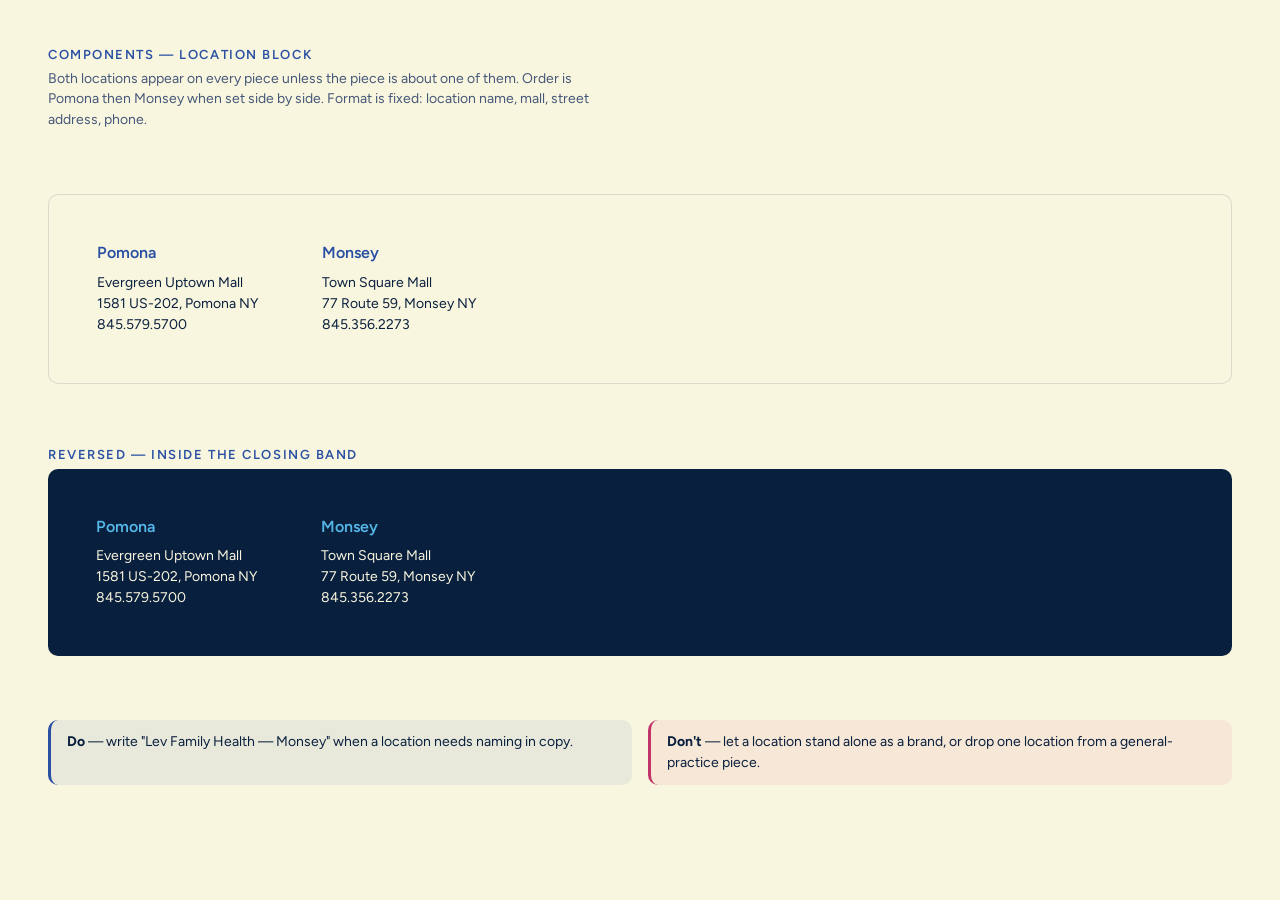
<file: location-block.html>
<!-- @dsCard group="Components" name="Location block" subtitle="Pomona and Monsey, one practice" -->
<!doctype html>
<html lang="en">
<head>
<meta charset="utf-8">
<title>Location block — Lev Family Health</title>
<link rel="preconnect" href="https://fonts.googleapis.com">
<link rel="preconnect" href="https://fonts.gstatic.com" crossorigin>
<link href="https://fonts.googleapis.com/css2?family=Figtree:wght@400;500;600;700&family=Spectral:wght@200;300;400&display=swap" rel="stylesheet">
<style>
/* ==========================================================================
   Lev Family Health — Design Tokens

   Colour and logo values are read from the master vector file (Lev logos.ai,
   Illustrator 30.6, 1 Jul 2026) — that file is the authority.
   Type, scale, spacing and layout are measured off the Ready Ads library.
   Values marked "ad-derived" appear in produced work but not in the master file.
   ========================================================================== */



:root {
  /* ---- Core palette — from the master vector file --------------------- */
  --lev-navy:        #091F3E;  /* primary dark ground: closing band, alerts  */
  --lev-royal:       #2A50A3;  /* logo chevron, display headlines, chips     */
  --lev-sky:         #55B7E7;  /* logo arcs, shape accents, secondary chips  */
  --lev-cream:       #F9F6DF;  /* PRIMARY light ground — never plain white   */
  --lev-black:       #000000;  /* the wordmark. Not navy.                    */
  --lev-white:       #FFFFFF;  /* cards floating on cream only               */

  /* ---- Ad-derived tints ----------------------------------------------- */
  --lev-royal-alt:   #37519E;  /* card fill on navy, where royal goes flat   */
  --lev-butter:      #FEF0C9;  /* pediatric / camp seasonal ground           */

  /* ---- Sub-brand: Women's Health — from the master vector file --------- */
  --lev-wh-pink:      #EE4385; /* chevron, figure head and heart             */
  --lev-wh-pink-lt:   #F38CB4; /* light chevron variant, reversed figure     */
  --lev-wh-magenta:   #C2336A; /* arcs, "Women's Health" descender           */
  --lev-wh-magenta-d: #BD386D; /* reversed ground                            */
  --lev-wh-plum:      #802148; /* deep wordmark variant                      */
  --lev-wh-blush:     #F7CADD; /* ad-derived: Women's Health page ground     */
  --lev-wh-ink:       #1A0A12; /* ad-derived: display type on blush          */

  /* ---- Text ------------------------------------------------------------ */
  --lev-ink:         #091F3E;  /* body on light grounds                      */
  --lev-ink-muted:   #46587A;  /* secondary body on light                    */
  --lev-on-dark:     #F9F6DF;  /* body on navy                               */
  --lev-on-dark-mut: #9FB4D4;  /* secondary body on navy                     */

  /* ---- Type families --------------------------------------------------- */
  /* Licensed to JAM. Fallbacks are preview-only. */
  --lev-display: 'Martina Plantijn', 'Spectral', Georgia, 'Times New Roman', serif;
  --lev-sans:    'Graphik', 'Graphik Web', 'Figtree', 'Inter', system-ui, sans-serif;

  /* ---- Type scale (print ad at 8.5x11in / web equivalent) -------------- */
  --lev-t-display-xl: clamp(3.5rem, 9vw, 7rem);   /* Martina Light, lh .95  */
  --lev-t-display-l:  clamp(2.75rem, 6vw, 4.5rem);
  --lev-t-display-m:  clamp(2rem, 4vw, 2.75rem);
  --lev-t-alert:      clamp(3rem, 8vw, 6rem);     /* Graphik Semibold CAPS  */
  --lev-t-heading:    1.5rem;                     /* Graphik Semibold       */
  --lev-t-eyebrow:    0.8125rem;                  /* Graphik Semibold, .12em */
  --lev-t-body-l:     1.125rem;
  --lev-t-body:       1rem;
  --lev-t-body-s:     0.875rem;
  --lev-t-caption:    0.75rem;

  --lev-lh-display:   0.95;
  --lev-lh-body:      1.45;
  --lev-ls-eyebrow:   0.12em;
  --lev-ls-display:   -0.01em;

  /* ---- Spacing (8pt base) ---------------------------------------------- */
  --lev-s1: 4px;   --lev-s2: 8px;   --lev-s3: 12px;  --lev-s4: 16px;
  --lev-s5: 24px;  --lev-s6: 32px;  --lev-s7: 48px;  --lev-s8: 64px;
  --lev-s9: 96px;

  /* ---- Radii ----------------------------------------------------------- */
  --lev-r-chip:  6px;    /* service chips — square-ish, not pill            */
  --lev-r-pill:  999px;  /* Women's Health service list only                */
  --lev-r-card:  10px;
  --lev-r-photo: 4px;

  /* ---- Layout ---------------------------------------------------------- */
  --lev-margin:  8%;     /* page margin on print ads                        */
  --lev-band:    13%;    /* navy footer band height as % of page            */
  --lev-measure: 62ch;   /* max body measure                                */

  /* ---- Logo ------------------------------------------------------------ */
  --lev-logo-clearspace: 1;    /* multiplier on chevron height, all sides   */
  --lev-logo-min-print:  1.25in;
}

*{box-sizing:border-box}
html,body{margin:0;padding:0}
body{
  font-family:var(--lev-sans);
  background:var(--lev-cream);
  color:var(--lev-ink);
  -webkit-font-smoothing:antialiased;
  padding:var(--lev-s7);
}
.ds-h{
  font:600 var(--lev-t-eyebrow)/1 var(--lev-sans);
  letter-spacing:var(--lev-ls-eyebrow);
  text-transform:uppercase;
  color:var(--lev-royal);
  margin:0 0 var(--lev-s2);
}
.ds-note{
  font-size:var(--lev-t-body-s);
  line-height:var(--lev-lh-body);
  color:var(--lev-ink-muted);
  max-width:var(--lev-measure);
  margin:0 0 var(--lev-s6);
}
.ds-sec{margin:0 0 var(--lev-s8)}
.ds-sec:last-child{margin-bottom:0}
.ds-lbl{
  font:500 var(--lev-t-caption)/1.4 var(--lev-sans);
  color:var(--lev-ink-muted);
  letter-spacing:.02em;
}
.ds-mono{font-family:ui-monospace,SFMono-Regular,Menlo,monospace;font-size:var(--lev-t-caption)}
.ds-rule{border:0;border-top:1px solid rgba(9,31,62,.14);margin:var(--lev-s6) 0}
.ds-do,.ds-dont{
  font-size:var(--lev-t-body-s);line-height:var(--lev-lh-body);
  padding:var(--lev-s3) var(--lev-s4);border-radius:var(--lev-r-card);
}
.ds-do{background:rgba(43,81,164,.08);border-left:3px solid var(--lev-royal)}
.ds-dont{background:rgba(196,51,108,.08);border-left:3px solid var(--lev-wh-magenta)}
.ds-grid2{display:grid;grid-template-columns:repeat(auto-fit,minmax(280px,1fr));gap:var(--lev-s4)}

</style>
</head>
<body>
<section class="ds-sec">
  <p class="ds-h">Components — Location block</p>
  <p class="ds-note">Both locations appear on every piece unless the piece is about one of them. Order is Pomona then Monsey when set side by side. Format is fixed: location name, mall, street address, phone.</p>
</section>

<section class="ds-sec">
  <div style="background:var(--lev-cream);border:1px solid rgba(9,31,62,.12);border-radius:var(--lev-r-card);padding:var(--lev-s7);display:flex;gap:var(--lev-s8);flex-wrap:wrap">
    <div>
      <p style="font:600 var(--lev-t-body)/1.3 var(--lev-sans);color:var(--lev-royal);margin:0 0 var(--lev-s2)">Pomona</p>
      <p style="font:400 var(--lev-t-body-s)/1.5 var(--lev-sans);color:var(--lev-ink);margin:0">Evergreen Uptown Mall<br>1581 US-202, Pomona NY<br>845.579.5700</p>
    </div>
    <div>
      <p style="font:600 var(--lev-t-body)/1.3 var(--lev-sans);color:var(--lev-royal);margin:0 0 var(--lev-s2)">Monsey</p>
      <p style="font:400 var(--lev-t-body-s)/1.5 var(--lev-sans);color:var(--lev-ink);margin:0">Town Square Mall<br>77 Route 59, Monsey NY<br>845.356.2273</p>
    </div>
  </div>
</section>

<section class="ds-sec">
  <p class="ds-h">Reversed — inside the closing band</p>
  <div style="background:var(--lev-navy);border-radius:var(--lev-r-card);padding:var(--lev-s7);display:flex;gap:var(--lev-s8);flex-wrap:wrap">
    <div>
      <p style="font:600 var(--lev-t-body)/1.3 var(--lev-sans);color:var(--lev-sky);margin:0 0 var(--lev-s2)">Pomona</p>
      <p style="font:400 var(--lev-t-body-s)/1.5 var(--lev-sans);color:var(--lev-on-dark);margin:0">Evergreen Uptown Mall<br>1581 US-202, Pomona NY<br>845.579.5700</p>
    </div>
    <div>
      <p style="font:600 var(--lev-t-body)/1.3 var(--lev-sans);color:var(--lev-sky);margin:0 0 var(--lev-s2)">Monsey</p>
      <p style="font:400 var(--lev-t-body-s)/1.5 var(--lev-sans);color:var(--lev-on-dark);margin:0">Town Square Mall<br>77 Route 59, Monsey NY<br>845.356.2273</p>
    </div>
  </div>
</section>

<section class="ds-sec">
  <div class="ds-grid2">
    <div class="ds-do"><strong>Do</strong> — write "Lev Family Health — Monsey" when a location needs naming in copy.</div>
    <div class="ds-dont"><strong>Don't</strong> — let a location stand alone as a brand, or drop one location from a general-practice piece.</div>
  </div>
</section>
</body>
</html>
</file>
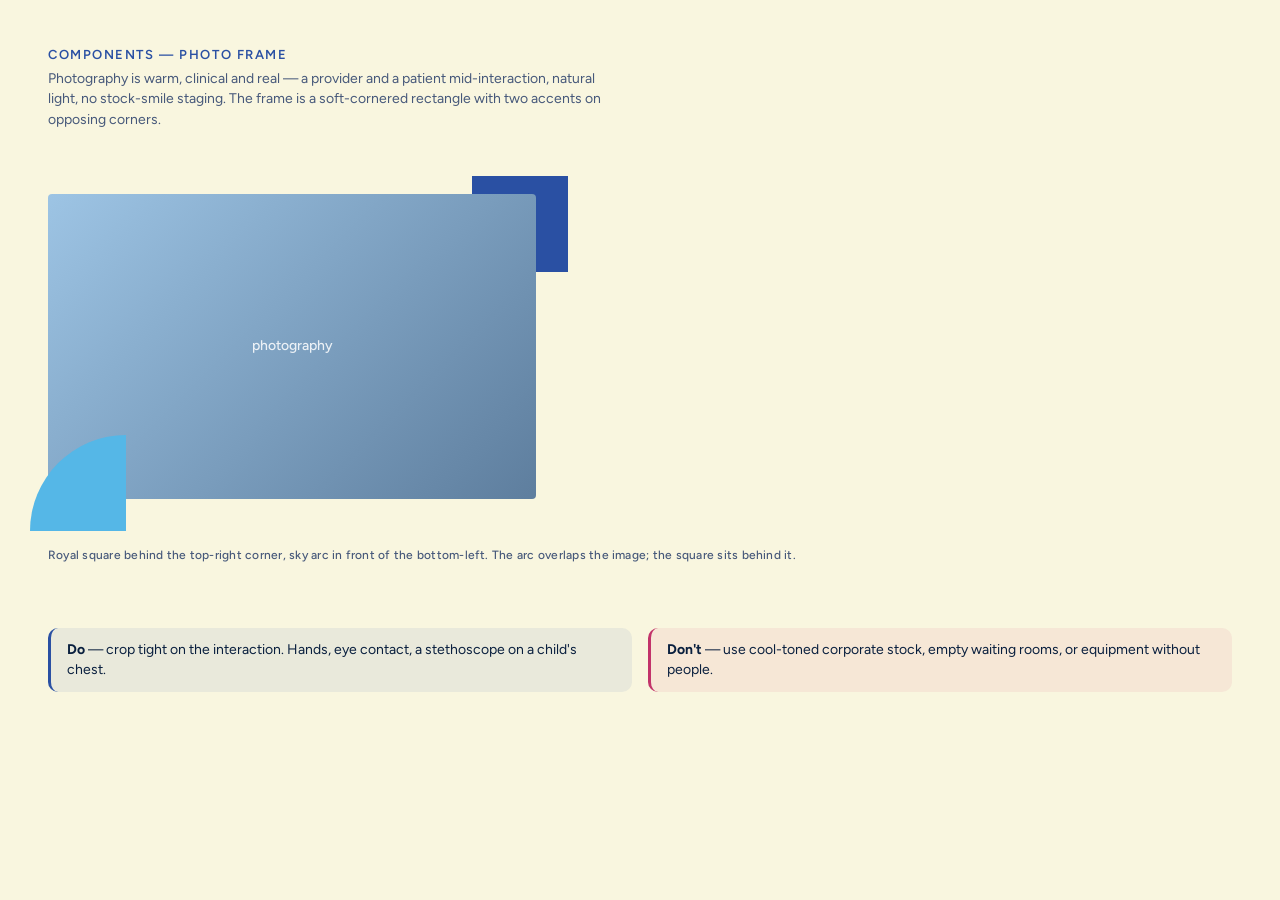
<file: photo-frame.html>
<!-- @dsCard group="Components" name="Photo frame" subtitle="Image plus opposing shape accents" -->
<!doctype html>
<html lang="en">
<head>
<meta charset="utf-8">
<title>Photo frame — Lev Family Health</title>
<link rel="preconnect" href="https://fonts.googleapis.com">
<link rel="preconnect" href="https://fonts.gstatic.com" crossorigin>
<link href="https://fonts.googleapis.com/css2?family=Figtree:wght@400;500;600;700&family=Spectral:wght@200;300;400&display=swap" rel="stylesheet">
<style>
/* ==========================================================================
   Lev Family Health — Design Tokens

   Colour and logo values are read from the master vector file (Lev logos.ai,
   Illustrator 30.6, 1 Jul 2026) — that file is the authority.
   Type, scale, spacing and layout are measured off the Ready Ads library.
   Values marked "ad-derived" appear in produced work but not in the master file.
   ========================================================================== */



:root {
  /* ---- Core palette — from the master vector file --------------------- */
  --lev-navy:        #091F3E;  /* primary dark ground: closing band, alerts  */
  --lev-royal:       #2A50A3;  /* logo chevron, display headlines, chips     */
  --lev-sky:         #55B7E7;  /* logo arcs, shape accents, secondary chips  */
  --lev-cream:       #F9F6DF;  /* PRIMARY light ground — never plain white   */
  --lev-black:       #000000;  /* the wordmark. Not navy.                    */
  --lev-white:       #FFFFFF;  /* cards floating on cream only               */

  /* ---- Ad-derived tints ----------------------------------------------- */
  --lev-royal-alt:   #37519E;  /* card fill on navy, where royal goes flat   */
  --lev-butter:      #FEF0C9;  /* pediatric / camp seasonal ground           */

  /* ---- Sub-brand: Women's Health — from the master vector file --------- */
  --lev-wh-pink:      #EE4385; /* chevron, figure head and heart             */
  --lev-wh-pink-lt:   #F38CB4; /* light chevron variant, reversed figure     */
  --lev-wh-magenta:   #C2336A; /* arcs, "Women's Health" descender           */
  --lev-wh-magenta-d: #BD386D; /* reversed ground                            */
  --lev-wh-plum:      #802148; /* deep wordmark variant                      */
  --lev-wh-blush:     #F7CADD; /* ad-derived: Women's Health page ground     */
  --lev-wh-ink:       #1A0A12; /* ad-derived: display type on blush          */

  /* ---- Text ------------------------------------------------------------ */
  --lev-ink:         #091F3E;  /* body on light grounds                      */
  --lev-ink-muted:   #46587A;  /* secondary body on light                    */
  --lev-on-dark:     #F9F6DF;  /* body on navy                               */
  --lev-on-dark-mut: #9FB4D4;  /* secondary body on navy                     */

  /* ---- Type families --------------------------------------------------- */
  /* Licensed to JAM. Fallbacks are preview-only. */
  --lev-display: 'Martina Plantijn', 'Spectral', Georgia, 'Times New Roman', serif;
  --lev-sans:    'Graphik', 'Graphik Web', 'Figtree', 'Inter', system-ui, sans-serif;

  /* ---- Type scale (print ad at 8.5x11in / web equivalent) -------------- */
  --lev-t-display-xl: clamp(3.5rem, 9vw, 7rem);   /* Martina Light, lh .95  */
  --lev-t-display-l:  clamp(2.75rem, 6vw, 4.5rem);
  --lev-t-display-m:  clamp(2rem, 4vw, 2.75rem);
  --lev-t-alert:      clamp(3rem, 8vw, 6rem);     /* Graphik Semibold CAPS  */
  --lev-t-heading:    1.5rem;                     /* Graphik Semibold       */
  --lev-t-eyebrow:    0.8125rem;                  /* Graphik Semibold, .12em */
  --lev-t-body-l:     1.125rem;
  --lev-t-body:       1rem;
  --lev-t-body-s:     0.875rem;
  --lev-t-caption:    0.75rem;

  --lev-lh-display:   0.95;
  --lev-lh-body:      1.45;
  --lev-ls-eyebrow:   0.12em;
  --lev-ls-display:   -0.01em;

  /* ---- Spacing (8pt base) ---------------------------------------------- */
  --lev-s1: 4px;   --lev-s2: 8px;   --lev-s3: 12px;  --lev-s4: 16px;
  --lev-s5: 24px;  --lev-s6: 32px;  --lev-s7: 48px;  --lev-s8: 64px;
  --lev-s9: 96px;

  /* ---- Radii ----------------------------------------------------------- */
  --lev-r-chip:  6px;    /* service chips — square-ish, not pill            */
  --lev-r-pill:  999px;  /* Women's Health service list only                */
  --lev-r-card:  10px;
  --lev-r-photo: 4px;

  /* ---- Layout ---------------------------------------------------------- */
  --lev-margin:  8%;     /* page margin on print ads                        */
  --lev-band:    13%;    /* navy footer band height as % of page            */
  --lev-measure: 62ch;   /* max body measure                                */

  /* ---- Logo ------------------------------------------------------------ */
  --lev-logo-clearspace: 1;    /* multiplier on chevron height, all sides   */
  --lev-logo-min-print:  1.25in;
}

*{box-sizing:border-box}
html,body{margin:0;padding:0}
body{
  font-family:var(--lev-sans);
  background:var(--lev-cream);
  color:var(--lev-ink);
  -webkit-font-smoothing:antialiased;
  padding:var(--lev-s7);
}
.ds-h{
  font:600 var(--lev-t-eyebrow)/1 var(--lev-sans);
  letter-spacing:var(--lev-ls-eyebrow);
  text-transform:uppercase;
  color:var(--lev-royal);
  margin:0 0 var(--lev-s2);
}
.ds-note{
  font-size:var(--lev-t-body-s);
  line-height:var(--lev-lh-body);
  color:var(--lev-ink-muted);
  max-width:var(--lev-measure);
  margin:0 0 var(--lev-s6);
}
.ds-sec{margin:0 0 var(--lev-s8)}
.ds-sec:last-child{margin-bottom:0}
.ds-lbl{
  font:500 var(--lev-t-caption)/1.4 var(--lev-sans);
  color:var(--lev-ink-muted);
  letter-spacing:.02em;
}
.ds-mono{font-family:ui-monospace,SFMono-Regular,Menlo,monospace;font-size:var(--lev-t-caption)}
.ds-rule{border:0;border-top:1px solid rgba(9,31,62,.14);margin:var(--lev-s6) 0}
.ds-do,.ds-dont{
  font-size:var(--lev-t-body-s);line-height:var(--lev-lh-body);
  padding:var(--lev-s3) var(--lev-s4);border-radius:var(--lev-r-card);
}
.ds-do{background:rgba(43,81,164,.08);border-left:3px solid var(--lev-royal)}
.ds-dont{background:rgba(196,51,108,.08);border-left:3px solid var(--lev-wh-magenta)}
.ds-grid2{display:grid;grid-template-columns:repeat(auto-fit,minmax(280px,1fr));gap:var(--lev-s4)}

</style>
</head>
<body>
<section class="ds-sec">
  <p class="ds-h">Components — Photo frame</p>
  <p class="ds-note">Photography is warm, clinical and real — a provider and a patient mid-interaction, natural light, no stock-smile staging. The frame is a soft-cornered rectangle with two accents on opposing corners.</p>
</section>

<section class="ds-sec">
  <div style="position:relative;max-width:520px;padding:0 var(--lev-s6) var(--lev-s6) 0">
    <div style="position:absolute;top:-18px;right:0;width:96px;height:96px;background:var(--lev-royal);z-index:0"></div>
    <div style="position:absolute;left:-18px;bottom:0;width:96px;height:96px;background:var(--lev-sky);border-top-left-radius:96px;z-index:2"></div>
    <div style="position:relative;z-index:1;aspect-ratio:16/10;border-radius:var(--lev-r-photo);background:linear-gradient(135deg,#9DC4E4,#5E7E9E);display:flex;align-items:center;justify-content:center;color:rgba(255,255,255,.85);font:500 var(--lev-t-body-s)/1 var(--lev-sans)">photography</div>
  </div>
  <p class="ds-lbl" style="margin-top:var(--lev-s4)">Royal square behind the top-right corner, sky arc in front of the bottom-left. The arc overlaps the image; the square sits behind it.</p>
</section>

<section class="ds-sec">
  <div class="ds-grid2">
    <div class="ds-do"><strong>Do</strong> — crop tight on the interaction. Hands, eye contact, a stethoscope on a child's chest.</div>
    <div class="ds-dont"><strong>Don't</strong> — use cool-toned corporate stock, empty waiting rooms, or equipment without people.</div>
  </div>
</section>
</body>
</html>
</file>
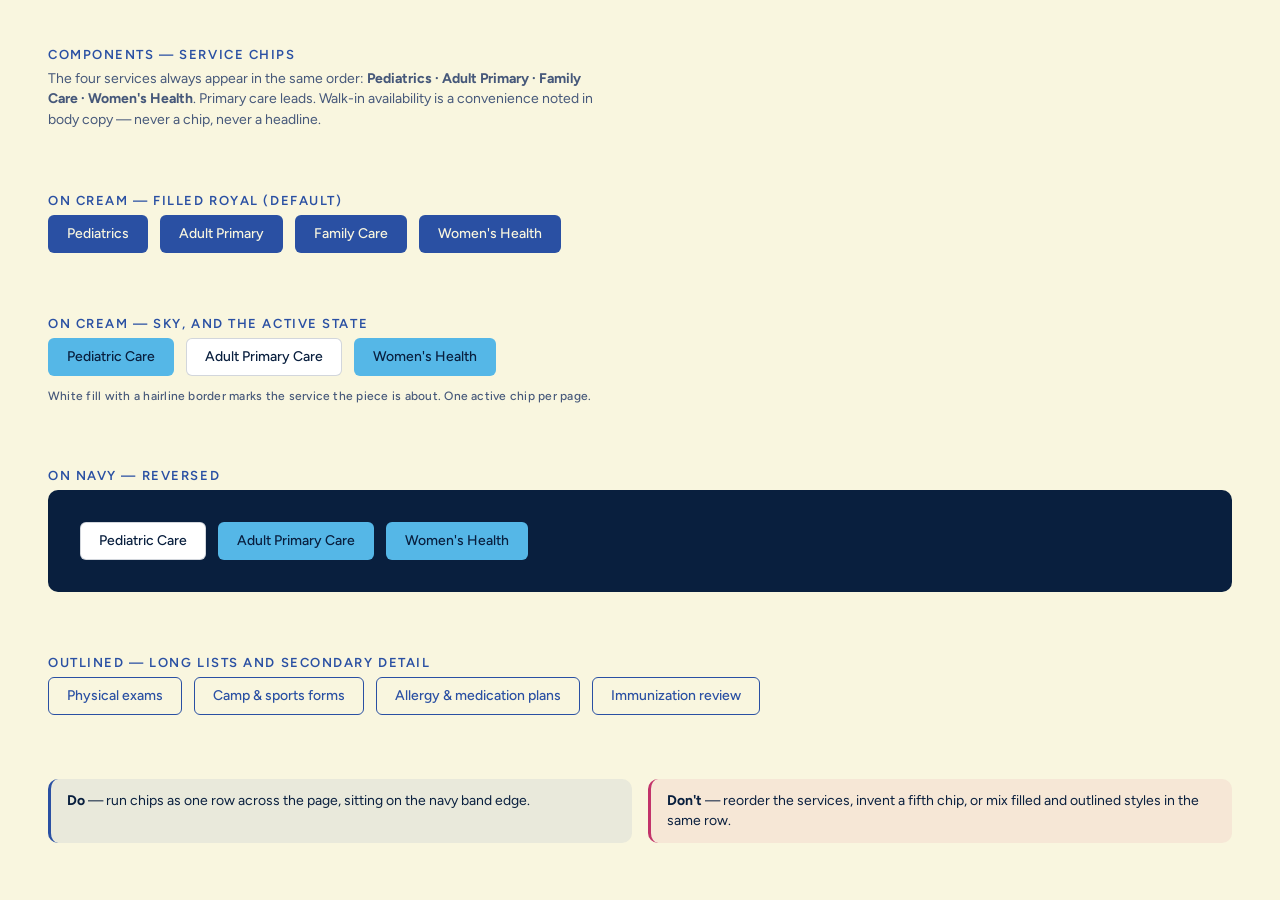
<file: service-chips.html>
<!-- @dsCard group="Components" name="Service chips" subtitle="Four services, four grounds, three states" -->
<!doctype html>
<html lang="en">
<head>
<meta charset="utf-8">
<title>Service chips — Lev Family Health</title>
<link rel="preconnect" href="https://fonts.googleapis.com">
<link rel="preconnect" href="https://fonts.gstatic.com" crossorigin>
<link href="https://fonts.googleapis.com/css2?family=Figtree:wght@400;500;600;700&family=Spectral:wght@200;300;400&display=swap" rel="stylesheet">
<style>
/* ==========================================================================
   Lev Family Health — Design Tokens

   Colour and logo values are read from the master vector file (Lev logos.ai,
   Illustrator 30.6, 1 Jul 2026) — that file is the authority.
   Type, scale, spacing and layout are measured off the Ready Ads library.
   Values marked "ad-derived" appear in produced work but not in the master file.
   ========================================================================== */



:root {
  /* ---- Core palette — from the master vector file --------------------- */
  --lev-navy:        #091F3E;  /* primary dark ground: closing band, alerts  */
  --lev-royal:       #2A50A3;  /* logo chevron, display headlines, chips     */
  --lev-sky:         #55B7E7;  /* logo arcs, shape accents, secondary chips  */
  --lev-cream:       #F9F6DF;  /* PRIMARY light ground — never plain white   */
  --lev-black:       #000000;  /* the wordmark. Not navy.                    */
  --lev-white:       #FFFFFF;  /* cards floating on cream only               */

  /* ---- Ad-derived tints ----------------------------------------------- */
  --lev-royal-alt:   #37519E;  /* card fill on navy, where royal goes flat   */
  --lev-butter:      #FEF0C9;  /* pediatric / camp seasonal ground           */

  /* ---- Sub-brand: Women's Health — from the master vector file --------- */
  --lev-wh-pink:      #EE4385; /* chevron, figure head and heart             */
  --lev-wh-pink-lt:   #F38CB4; /* light chevron variant, reversed figure     */
  --lev-wh-magenta:   #C2336A; /* arcs, "Women's Health" descender           */
  --lev-wh-magenta-d: #BD386D; /* reversed ground                            */
  --lev-wh-plum:      #802148; /* deep wordmark variant                      */
  --lev-wh-blush:     #F7CADD; /* ad-derived: Women's Health page ground     */
  --lev-wh-ink:       #1A0A12; /* ad-derived: display type on blush          */

  /* ---- Text ------------------------------------------------------------ */
  --lev-ink:         #091F3E;  /* body on light grounds                      */
  --lev-ink-muted:   #46587A;  /* secondary body on light                    */
  --lev-on-dark:     #F9F6DF;  /* body on navy                               */
  --lev-on-dark-mut: #9FB4D4;  /* secondary body on navy                     */

  /* ---- Type families --------------------------------------------------- */
  /* Licensed to JAM. Fallbacks are preview-only. */
  --lev-display: 'Martina Plantijn', 'Spectral', Georgia, 'Times New Roman', serif;
  --lev-sans:    'Graphik', 'Graphik Web', 'Figtree', 'Inter', system-ui, sans-serif;

  /* ---- Type scale (print ad at 8.5x11in / web equivalent) -------------- */
  --lev-t-display-xl: clamp(3.5rem, 9vw, 7rem);   /* Martina Light, lh .95  */
  --lev-t-display-l:  clamp(2.75rem, 6vw, 4.5rem);
  --lev-t-display-m:  clamp(2rem, 4vw, 2.75rem);
  --lev-t-alert:      clamp(3rem, 8vw, 6rem);     /* Graphik Semibold CAPS  */
  --lev-t-heading:    1.5rem;                     /* Graphik Semibold       */
  --lev-t-eyebrow:    0.8125rem;                  /* Graphik Semibold, .12em */
  --lev-t-body-l:     1.125rem;
  --lev-t-body:       1rem;
  --lev-t-body-s:     0.875rem;
  --lev-t-caption:    0.75rem;

  --lev-lh-display:   0.95;
  --lev-lh-body:      1.45;
  --lev-ls-eyebrow:   0.12em;
  --lev-ls-display:   -0.01em;

  /* ---- Spacing (8pt base) ---------------------------------------------- */
  --lev-s1: 4px;   --lev-s2: 8px;   --lev-s3: 12px;  --lev-s4: 16px;
  --lev-s5: 24px;  --lev-s6: 32px;  --lev-s7: 48px;  --lev-s8: 64px;
  --lev-s9: 96px;

  /* ---- Radii ----------------------------------------------------------- */
  --lev-r-chip:  6px;    /* service chips — square-ish, not pill            */
  --lev-r-pill:  999px;  /* Women's Health service list only                */
  --lev-r-card:  10px;
  --lev-r-photo: 4px;

  /* ---- Layout ---------------------------------------------------------- */
  --lev-margin:  8%;     /* page margin on print ads                        */
  --lev-band:    13%;    /* navy footer band height as % of page            */
  --lev-measure: 62ch;   /* max body measure                                */

  /* ---- Logo ------------------------------------------------------------ */
  --lev-logo-clearspace: 1;    /* multiplier on chevron height, all sides   */
  --lev-logo-min-print:  1.25in;
}

*{box-sizing:border-box}
html,body{margin:0;padding:0}
body{
  font-family:var(--lev-sans);
  background:var(--lev-cream);
  color:var(--lev-ink);
  -webkit-font-smoothing:antialiased;
  padding:var(--lev-s7);
}
.ds-h{
  font:600 var(--lev-t-eyebrow)/1 var(--lev-sans);
  letter-spacing:var(--lev-ls-eyebrow);
  text-transform:uppercase;
  color:var(--lev-royal);
  margin:0 0 var(--lev-s2);
}
.ds-note{
  font-size:var(--lev-t-body-s);
  line-height:var(--lev-lh-body);
  color:var(--lev-ink-muted);
  max-width:var(--lev-measure);
  margin:0 0 var(--lev-s6);
}
.ds-sec{margin:0 0 var(--lev-s8)}
.ds-sec:last-child{margin-bottom:0}
.ds-lbl{
  font:500 var(--lev-t-caption)/1.4 var(--lev-sans);
  color:var(--lev-ink-muted);
  letter-spacing:.02em;
}
.ds-mono{font-family:ui-monospace,SFMono-Regular,Menlo,monospace;font-size:var(--lev-t-caption)}
.ds-rule{border:0;border-top:1px solid rgba(9,31,62,.14);margin:var(--lev-s6) 0}
.ds-do,.ds-dont{
  font-size:var(--lev-t-body-s);line-height:var(--lev-lh-body);
  padding:var(--lev-s3) var(--lev-s4);border-radius:var(--lev-r-card);
}
.ds-do{background:rgba(43,81,164,.08);border-left:3px solid var(--lev-royal)}
.ds-dont{background:rgba(196,51,108,.08);border-left:3px solid var(--lev-wh-magenta)}
.ds-grid2{display:grid;grid-template-columns:repeat(auto-fit,minmax(280px,1fr));gap:var(--lev-s4)}

.chip{display:inline-flex;align-items:center;font:500 var(--lev-t-body-s)/1 var(--lev-sans);
  padding:11px 18px;border-radius:var(--lev-r-chip);white-space:nowrap;border:1px solid transparent}
.chip-royal{background:var(--lev-royal);color:var(--lev-cream)}
.chip-sky{background:var(--lev-sky);color:var(--lev-navy)}
.chip-active{background:var(--lev-white);color:var(--lev-navy);border-color:rgba(9,31,62,.18)}
.chip-out{background:transparent;color:var(--lev-royal);border-color:var(--lev-royal)}

</style>
</head>
<body>
<section class="ds-sec">
  <p class="ds-h">Components — Service chips</p>
  <p class="ds-note">The four services always appear in the same order: <strong>Pediatrics · Adult Primary · Family Care · Women's Health</strong>. Primary care leads. Walk-in availability is a convenience noted in body copy — never a chip, never a headline.</p>
</section>

<section class="ds-sec">
  <p class="ds-h">On cream — filled royal (default)</p>
  <div style="display:flex;gap:var(--lev-s3);flex-wrap:wrap">
    <span class="chip chip-royal">Pediatrics</span>
    <span class="chip chip-royal">Adult Primary</span>
    <span class="chip chip-royal">Family Care</span>
    <span class="chip chip-royal">Women's Health</span>
  </div>
</section>

<section class="ds-sec">
  <p class="ds-h">On cream — sky, and the active state</p>
  <div style="display:flex;gap:var(--lev-s3);flex-wrap:wrap">
    <span class="chip chip-sky">Pediatric Care</span>
    <span class="chip chip-active">Adult Primary Care</span>
    <span class="chip chip-sky">Women's Health</span>
  </div>
  <p class="ds-lbl" style="margin-top:var(--lev-s3)">White fill with a hairline border marks the service the piece is about. One active chip per page.</p>
</section>

<section class="ds-sec">
  <p class="ds-h">On navy — reversed</p>
  <div style="background:var(--lev-navy);padding:var(--lev-s6);border-radius:var(--lev-r-card);display:flex;gap:var(--lev-s3);flex-wrap:wrap">
    <span class="chip chip-active">Pediatric Care</span>
    <span class="chip chip-sky">Adult Primary Care</span>
    <span class="chip chip-sky">Women's Health</span>
  </div>
</section>

<section class="ds-sec">
  <p class="ds-h">Outlined — long lists and secondary detail</p>
  <div style="display:flex;gap:var(--lev-s3);flex-wrap:wrap">
    <span class="chip chip-out">Physical exams</span>
    <span class="chip chip-out">Camp &amp; sports forms</span>
    <span class="chip chip-out">Allergy &amp; medication plans</span>
    <span class="chip chip-out">Immunization review</span>
  </div>
</section>

<section class="ds-sec">
  <div class="ds-grid2">
    <div class="ds-do"><strong>Do</strong> — run chips as one row across the page, sitting on the navy band edge.</div>
    <div class="ds-dont"><strong>Don't</strong> — reorder the services, invent a fifth chip, or mix filled and outlined styles in the same row.</div>
  </div>
</section>
</body>
</html>
</file>
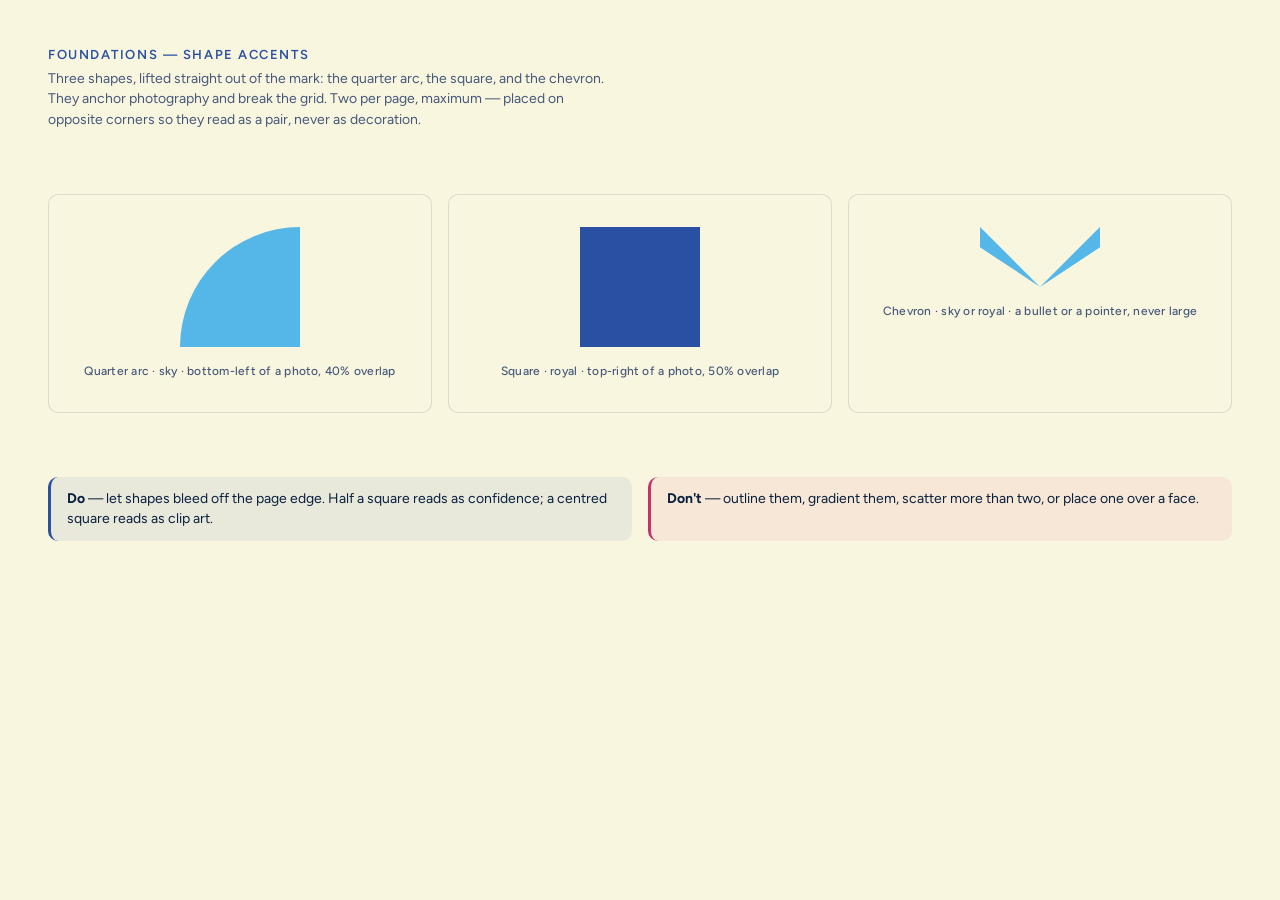
<file: shapes.html>
<!-- @dsCard group="Foundations" name="Shape accents" subtitle="Quarter arc, square, chevron — placement rules" -->
<!doctype html>
<html lang="en">
<head>
<meta charset="utf-8">
<title>Shape accents — Lev Family Health</title>
<link rel="preconnect" href="https://fonts.googleapis.com">
<link rel="preconnect" href="https://fonts.gstatic.com" crossorigin>
<link href="https://fonts.googleapis.com/css2?family=Figtree:wght@400;500;600;700&family=Spectral:wght@200;300;400&display=swap" rel="stylesheet">
<style>
/* ==========================================================================
   Lev Family Health — Design Tokens

   Colour and logo values are read from the master vector file (Lev logos.ai,
   Illustrator 30.6, 1 Jul 2026) — that file is the authority.
   Type, scale, spacing and layout are measured off the Ready Ads library.
   Values marked "ad-derived" appear in produced work but not in the master file.
   ========================================================================== */



:root {
  /* ---- Core palette — from the master vector file --------------------- */
  --lev-navy:        #091F3E;  /* primary dark ground: closing band, alerts  */
  --lev-royal:       #2A50A3;  /* logo chevron, display headlines, chips     */
  --lev-sky:         #55B7E7;  /* logo arcs, shape accents, secondary chips  */
  --lev-cream:       #F9F6DF;  /* PRIMARY light ground — never plain white   */
  --lev-black:       #000000;  /* the wordmark. Not navy.                    */
  --lev-white:       #FFFFFF;  /* cards floating on cream only               */

  /* ---- Ad-derived tints ----------------------------------------------- */
  --lev-royal-alt:   #37519E;  /* card fill on navy, where royal goes flat   */
  --lev-butter:      #FEF0C9;  /* pediatric / camp seasonal ground           */

  /* ---- Sub-brand: Women's Health — from the master vector file --------- */
  --lev-wh-pink:      #EE4385; /* chevron, figure head and heart             */
  --lev-wh-pink-lt:   #F38CB4; /* light chevron variant, reversed figure     */
  --lev-wh-magenta:   #C2336A; /* arcs, "Women's Health" descender           */
  --lev-wh-magenta-d: #BD386D; /* reversed ground                            */
  --lev-wh-plum:      #802148; /* deep wordmark variant                      */
  --lev-wh-blush:     #F7CADD; /* ad-derived: Women's Health page ground     */
  --lev-wh-ink:       #1A0A12; /* ad-derived: display type on blush          */

  /* ---- Text ------------------------------------------------------------ */
  --lev-ink:         #091F3E;  /* body on light grounds                      */
  --lev-ink-muted:   #46587A;  /* secondary body on light                    */
  --lev-on-dark:     #F9F6DF;  /* body on navy                               */
  --lev-on-dark-mut: #9FB4D4;  /* secondary body on navy                     */

  /* ---- Type families --------------------------------------------------- */
  /* Licensed to JAM. Fallbacks are preview-only. */
  --lev-display: 'Martina Plantijn', 'Spectral', Georgia, 'Times New Roman', serif;
  --lev-sans:    'Graphik', 'Graphik Web', 'Figtree', 'Inter', system-ui, sans-serif;

  /* ---- Type scale (print ad at 8.5x11in / web equivalent) -------------- */
  --lev-t-display-xl: clamp(3.5rem, 9vw, 7rem);   /* Martina Light, lh .95  */
  --lev-t-display-l:  clamp(2.75rem, 6vw, 4.5rem);
  --lev-t-display-m:  clamp(2rem, 4vw, 2.75rem);
  --lev-t-alert:      clamp(3rem, 8vw, 6rem);     /* Graphik Semibold CAPS  */
  --lev-t-heading:    1.5rem;                     /* Graphik Semibold       */
  --lev-t-eyebrow:    0.8125rem;                  /* Graphik Semibold, .12em */
  --lev-t-body-l:     1.125rem;
  --lev-t-body:       1rem;
  --lev-t-body-s:     0.875rem;
  --lev-t-caption:    0.75rem;

  --lev-lh-display:   0.95;
  --lev-lh-body:      1.45;
  --lev-ls-eyebrow:   0.12em;
  --lev-ls-display:   -0.01em;

  /* ---- Spacing (8pt base) ---------------------------------------------- */
  --lev-s1: 4px;   --lev-s2: 8px;   --lev-s3: 12px;  --lev-s4: 16px;
  --lev-s5: 24px;  --lev-s6: 32px;  --lev-s7: 48px;  --lev-s8: 64px;
  --lev-s9: 96px;

  /* ---- Radii ----------------------------------------------------------- */
  --lev-r-chip:  6px;    /* service chips — square-ish, not pill            */
  --lev-r-pill:  999px;  /* Women's Health service list only                */
  --lev-r-card:  10px;
  --lev-r-photo: 4px;

  /* ---- Layout ---------------------------------------------------------- */
  --lev-margin:  8%;     /* page margin on print ads                        */
  --lev-band:    13%;    /* navy footer band height as % of page            */
  --lev-measure: 62ch;   /* max body measure                                */

  /* ---- Logo ------------------------------------------------------------ */
  --lev-logo-clearspace: 1;    /* multiplier on chevron height, all sides   */
  --lev-logo-min-print:  1.25in;
}

*{box-sizing:border-box}
html,body{margin:0;padding:0}
body{
  font-family:var(--lev-sans);
  background:var(--lev-cream);
  color:var(--lev-ink);
  -webkit-font-smoothing:antialiased;
  padding:var(--lev-s7);
}
.ds-h{
  font:600 var(--lev-t-eyebrow)/1 var(--lev-sans);
  letter-spacing:var(--lev-ls-eyebrow);
  text-transform:uppercase;
  color:var(--lev-royal);
  margin:0 0 var(--lev-s2);
}
.ds-note{
  font-size:var(--lev-t-body-s);
  line-height:var(--lev-lh-body);
  color:var(--lev-ink-muted);
  max-width:var(--lev-measure);
  margin:0 0 var(--lev-s6);
}
.ds-sec{margin:0 0 var(--lev-s8)}
.ds-sec:last-child{margin-bottom:0}
.ds-lbl{
  font:500 var(--lev-t-caption)/1.4 var(--lev-sans);
  color:var(--lev-ink-muted);
  letter-spacing:.02em;
}
.ds-mono{font-family:ui-monospace,SFMono-Regular,Menlo,monospace;font-size:var(--lev-t-caption)}
.ds-rule{border:0;border-top:1px solid rgba(9,31,62,.14);margin:var(--lev-s6) 0}
.ds-do,.ds-dont{
  font-size:var(--lev-t-body-s);line-height:var(--lev-lh-body);
  padding:var(--lev-s3) var(--lev-s4);border-radius:var(--lev-r-card);
}
.ds-do{background:rgba(43,81,164,.08);border-left:3px solid var(--lev-royal)}
.ds-dont{background:rgba(196,51,108,.08);border-left:3px solid var(--lev-wh-magenta)}
.ds-grid2{display:grid;grid-template-columns:repeat(auto-fit,minmax(280px,1fr));gap:var(--lev-s4)}

</style>
</head>
<body>
<section class="ds-sec">
  <p class="ds-h">Foundations — Shape accents</p>
  <p class="ds-note">Three shapes, lifted straight out of the mark: the quarter arc, the square, and the chevron. They anchor photography and break the grid. Two per page, maximum — placed on opposite corners so they read as a pair, never as decoration.</p>
</section>

<section class="ds-sec">
  <div class="ds-grid2">
    <div style="background:var(--lev-cream);border:1px solid rgba(9,31,62,.12);border-radius:var(--lev-r-card);padding:var(--lev-s6);text-align:center">
      <div style="width:120px;height:120px;background:var(--lev-sky);border-top-left-radius:120px;margin:0 auto var(--lev-s4)"></div>
      <div class="ds-lbl">Quarter arc · sky · bottom-left of a photo, 40% overlap</div>
    </div>
    <div style="background:var(--lev-cream);border:1px solid rgba(9,31,62,.12);border-radius:var(--lev-r-card);padding:var(--lev-s6);text-align:center">
      <div style="width:120px;height:120px;background:var(--lev-royal);margin:0 auto var(--lev-s4)"></div>
      <div class="ds-lbl">Square · royal · top-right of a photo, 50% overlap</div>
    </div>
    <div style="background:var(--lev-cream);border:1px solid rgba(9,31,62,.12);border-radius:var(--lev-r-card);padding:var(--lev-s6);text-align:center">
      <div style="width:120px;height:60px;background:var(--lev-sky);clip-path:polygon(0 0,50% 100%,100% 0,100% 34%,50% 100%,0 34%);margin:0 auto var(--lev-s4)"></div>
      <div class="ds-lbl">Chevron · sky or royal · a bullet or a pointer, never large</div>
    </div>
  </div>
</section>

<section class="ds-sec">
  <div class="ds-grid2">
    <div class="ds-do"><strong>Do</strong> — let shapes bleed off the page edge. Half a square reads as confidence; a centred square reads as clip art.</div>
    <div class="ds-dont"><strong>Don't</strong> — outline them, gradient them, scatter more than two, or place one over a face.</div>
  </div>
</section>
</body>
</html>
</file>
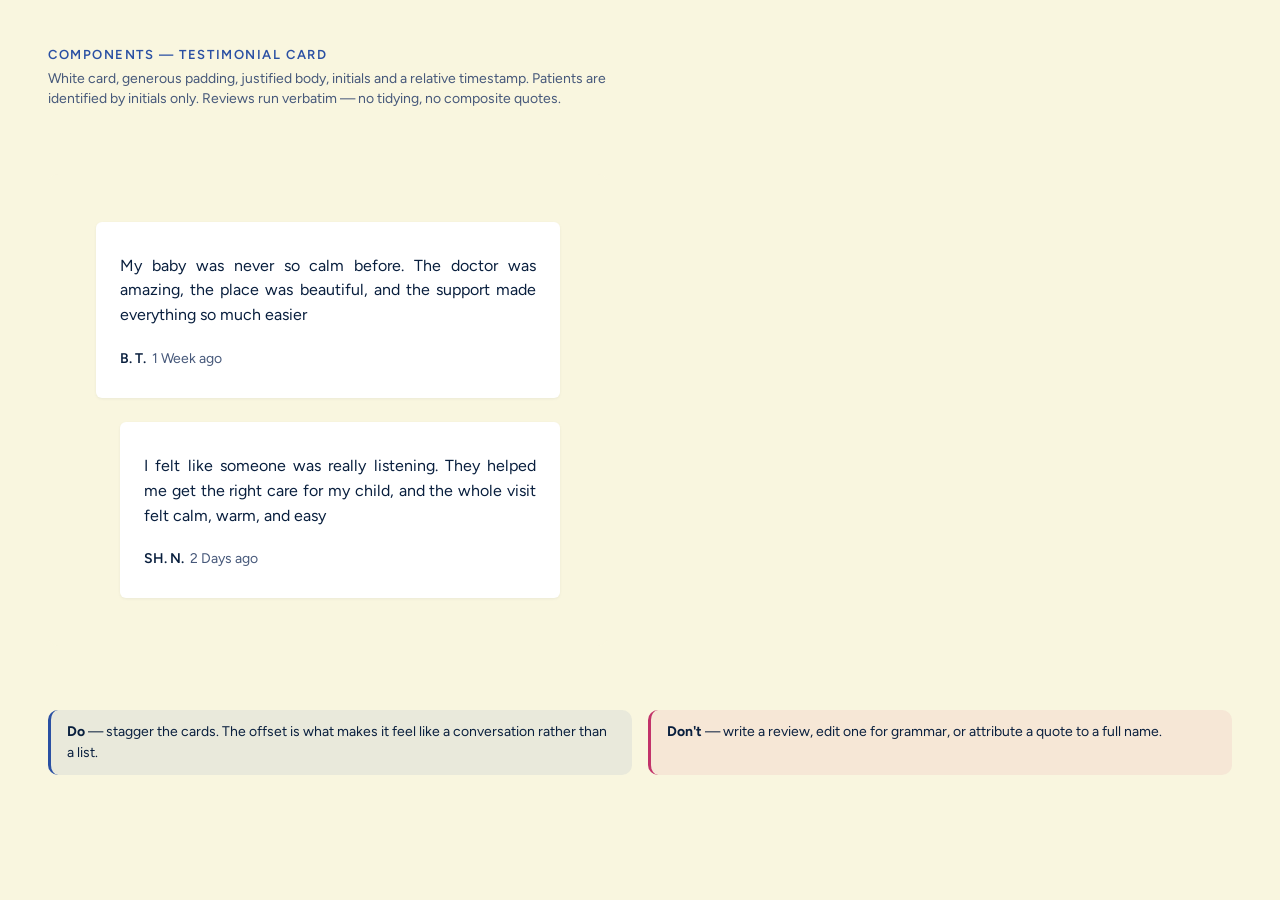
<file: testimonial-card.html>
<!-- @dsCard group="Components" name="Testimonial card" subtitle="Lev Listens — patient voice, initials only" -->
<!doctype html>
<html lang="en">
<head>
<meta charset="utf-8">
<title>Testimonial card — Lev Family Health</title>
<link rel="preconnect" href="https://fonts.googleapis.com">
<link rel="preconnect" href="https://fonts.gstatic.com" crossorigin>
<link href="https://fonts.googleapis.com/css2?family=Figtree:wght@400;500;600;700&family=Spectral:wght@200;300;400&display=swap" rel="stylesheet">
<style>
/* ==========================================================================
   Lev Family Health — Design Tokens

   Colour and logo values are read from the master vector file (Lev logos.ai,
   Illustrator 30.6, 1 Jul 2026) — that file is the authority.
   Type, scale, spacing and layout are measured off the Ready Ads library.
   Values marked "ad-derived" appear in produced work but not in the master file.
   ========================================================================== */



:root {
  /* ---- Core palette — from the master vector file --------------------- */
  --lev-navy:        #091F3E;  /* primary dark ground: closing band, alerts  */
  --lev-royal:       #2A50A3;  /* logo chevron, display headlines, chips     */
  --lev-sky:         #55B7E7;  /* logo arcs, shape accents, secondary chips  */
  --lev-cream:       #F9F6DF;  /* PRIMARY light ground — never plain white   */
  --lev-black:       #000000;  /* the wordmark. Not navy.                    */
  --lev-white:       #FFFFFF;  /* cards floating on cream only               */

  /* ---- Ad-derived tints ----------------------------------------------- */
  --lev-royal-alt:   #37519E;  /* card fill on navy, where royal goes flat   */
  --lev-butter:      #FEF0C9;  /* pediatric / camp seasonal ground           */

  /* ---- Sub-brand: Women's Health — from the master vector file --------- */
  --lev-wh-pink:      #EE4385; /* chevron, figure head and heart             */
  --lev-wh-pink-lt:   #F38CB4; /* light chevron variant, reversed figure     */
  --lev-wh-magenta:   #C2336A; /* arcs, "Women's Health" descender           */
  --lev-wh-magenta-d: #BD386D; /* reversed ground                            */
  --lev-wh-plum:      #802148; /* deep wordmark variant                      */
  --lev-wh-blush:     #F7CADD; /* ad-derived: Women's Health page ground     */
  --lev-wh-ink:       #1A0A12; /* ad-derived: display type on blush          */

  /* ---- Text ------------------------------------------------------------ */
  --lev-ink:         #091F3E;  /* body on light grounds                      */
  --lev-ink-muted:   #46587A;  /* secondary body on light                    */
  --lev-on-dark:     #F9F6DF;  /* body on navy                               */
  --lev-on-dark-mut: #9FB4D4;  /* secondary body on navy                     */

  /* ---- Type families --------------------------------------------------- */
  /* Licensed to JAM. Fallbacks are preview-only. */
  --lev-display: 'Martina Plantijn', 'Spectral', Georgia, 'Times New Roman', serif;
  --lev-sans:    'Graphik', 'Graphik Web', 'Figtree', 'Inter', system-ui, sans-serif;

  /* ---- Type scale (print ad at 8.5x11in / web equivalent) -------------- */
  --lev-t-display-xl: clamp(3.5rem, 9vw, 7rem);   /* Martina Light, lh .95  */
  --lev-t-display-l:  clamp(2.75rem, 6vw, 4.5rem);
  --lev-t-display-m:  clamp(2rem, 4vw, 2.75rem);
  --lev-t-alert:      clamp(3rem, 8vw, 6rem);     /* Graphik Semibold CAPS  */
  --lev-t-heading:    1.5rem;                     /* Graphik Semibold       */
  --lev-t-eyebrow:    0.8125rem;                  /* Graphik Semibold, .12em */
  --lev-t-body-l:     1.125rem;
  --lev-t-body:       1rem;
  --lev-t-body-s:     0.875rem;
  --lev-t-caption:    0.75rem;

  --lev-lh-display:   0.95;
  --lev-lh-body:      1.45;
  --lev-ls-eyebrow:   0.12em;
  --lev-ls-display:   -0.01em;

  /* ---- Spacing (8pt base) ---------------------------------------------- */
  --lev-s1: 4px;   --lev-s2: 8px;   --lev-s3: 12px;  --lev-s4: 16px;
  --lev-s5: 24px;  --lev-s6: 32px;  --lev-s7: 48px;  --lev-s8: 64px;
  --lev-s9: 96px;

  /* ---- Radii ----------------------------------------------------------- */
  --lev-r-chip:  6px;    /* service chips — square-ish, not pill            */
  --lev-r-pill:  999px;  /* Women's Health service list only                */
  --lev-r-card:  10px;
  --lev-r-photo: 4px;

  /* ---- Layout ---------------------------------------------------------- */
  --lev-margin:  8%;     /* page margin on print ads                        */
  --lev-band:    13%;    /* navy footer band height as % of page            */
  --lev-measure: 62ch;   /* max body measure                                */

  /* ---- Logo ------------------------------------------------------------ */
  --lev-logo-clearspace: 1;    /* multiplier on chevron height, all sides   */
  --lev-logo-min-print:  1.25in;
}

*{box-sizing:border-box}
html,body{margin:0;padding:0}
body{
  font-family:var(--lev-sans);
  background:var(--lev-cream);
  color:var(--lev-ink);
  -webkit-font-smoothing:antialiased;
  padding:var(--lev-s7);
}
.ds-h{
  font:600 var(--lev-t-eyebrow)/1 var(--lev-sans);
  letter-spacing:var(--lev-ls-eyebrow);
  text-transform:uppercase;
  color:var(--lev-royal);
  margin:0 0 var(--lev-s2);
}
.ds-note{
  font-size:var(--lev-t-body-s);
  line-height:var(--lev-lh-body);
  color:var(--lev-ink-muted);
  max-width:var(--lev-measure);
  margin:0 0 var(--lev-s6);
}
.ds-sec{margin:0 0 var(--lev-s8)}
.ds-sec:last-child{margin-bottom:0}
.ds-lbl{
  font:500 var(--lev-t-caption)/1.4 var(--lev-sans);
  color:var(--lev-ink-muted);
  letter-spacing:.02em;
}
.ds-mono{font-family:ui-monospace,SFMono-Regular,Menlo,monospace;font-size:var(--lev-t-caption)}
.ds-rule{border:0;border-top:1px solid rgba(9,31,62,.14);margin:var(--lev-s6) 0}
.ds-do,.ds-dont{
  font-size:var(--lev-t-body-s);line-height:var(--lev-lh-body);
  padding:var(--lev-s3) var(--lev-s4);border-radius:var(--lev-r-card);
}
.ds-do{background:rgba(43,81,164,.08);border-left:3px solid var(--lev-royal)}
.ds-dont{background:rgba(196,51,108,.08);border-left:3px solid var(--lev-wh-magenta)}
.ds-grid2{display:grid;grid-template-columns:repeat(auto-fit,minmax(280px,1fr));gap:var(--lev-s4)}

</style>
</head>
<body>
<section class="ds-sec">
  <p class="ds-h">Components — Testimonial card</p>
  <p class="ds-note">White card, generous padding, justified body, initials and a relative timestamp. Patients are identified by initials only. Reviews run verbatim — no tidying, no composite quotes.</p>
</section>

<section class="ds-sec">
  <div style="background:var(--lev-cream);border-radius:var(--lev-r-card);padding:var(--lev-s7);display:flex;flex-direction:column;gap:var(--lev-s5);max-width:560px">
    <div style="background:var(--lev-white);border-radius:6px;padding:var(--lev-s6) var(--lev-s5);box-shadow:0 1px 3px rgba(9,31,62,.06)">
      <p style="font:400 var(--lev-t-body)/1.55 var(--lev-sans);color:var(--lev-ink);margin:0 0 var(--lev-s5);text-align:justify">My baby was never so calm before. The doctor was amazing, the place was beautiful, and the support made everything so much easier</p>
      <p style="margin:0;font:600 var(--lev-t-body-s)/1 var(--lev-sans);color:var(--lev-ink)">B. T. <span style="font-weight:400;color:var(--lev-ink-muted)">&nbsp;1 Week ago</span></p>
    </div>
    <div style="background:var(--lev-white);border-radius:6px;padding:var(--lev-s6) var(--lev-s5);box-shadow:0 1px 3px rgba(9,31,62,.06);margin-left:var(--lev-s5)">
      <p style="font:400 var(--lev-t-body)/1.55 var(--lev-sans);color:var(--lev-ink);margin:0 0 var(--lev-s5);text-align:justify">I felt like someone was really listening. They helped me get the right care for my child, and the whole visit felt calm, warm, and easy</p>
      <p style="margin:0;font:600 var(--lev-t-body-s)/1 var(--lev-sans);color:var(--lev-ink)">SH. N. <span style="font-weight:400;color:var(--lev-ink-muted)">&nbsp;2 Days ago</span></p>
    </div>
  </div>
</section>

<section class="ds-sec">
  <div class="ds-grid2">
    <div class="ds-do"><strong>Do</strong> — stagger the cards. The offset is what makes it feel like a conversation rather than a list.</div>
    <div class="ds-dont"><strong>Don't</strong> — write a review, edit one for grammar, or attribute a quote to a full name.</div>
  </div>
</section>
</body>
</html>
</file>
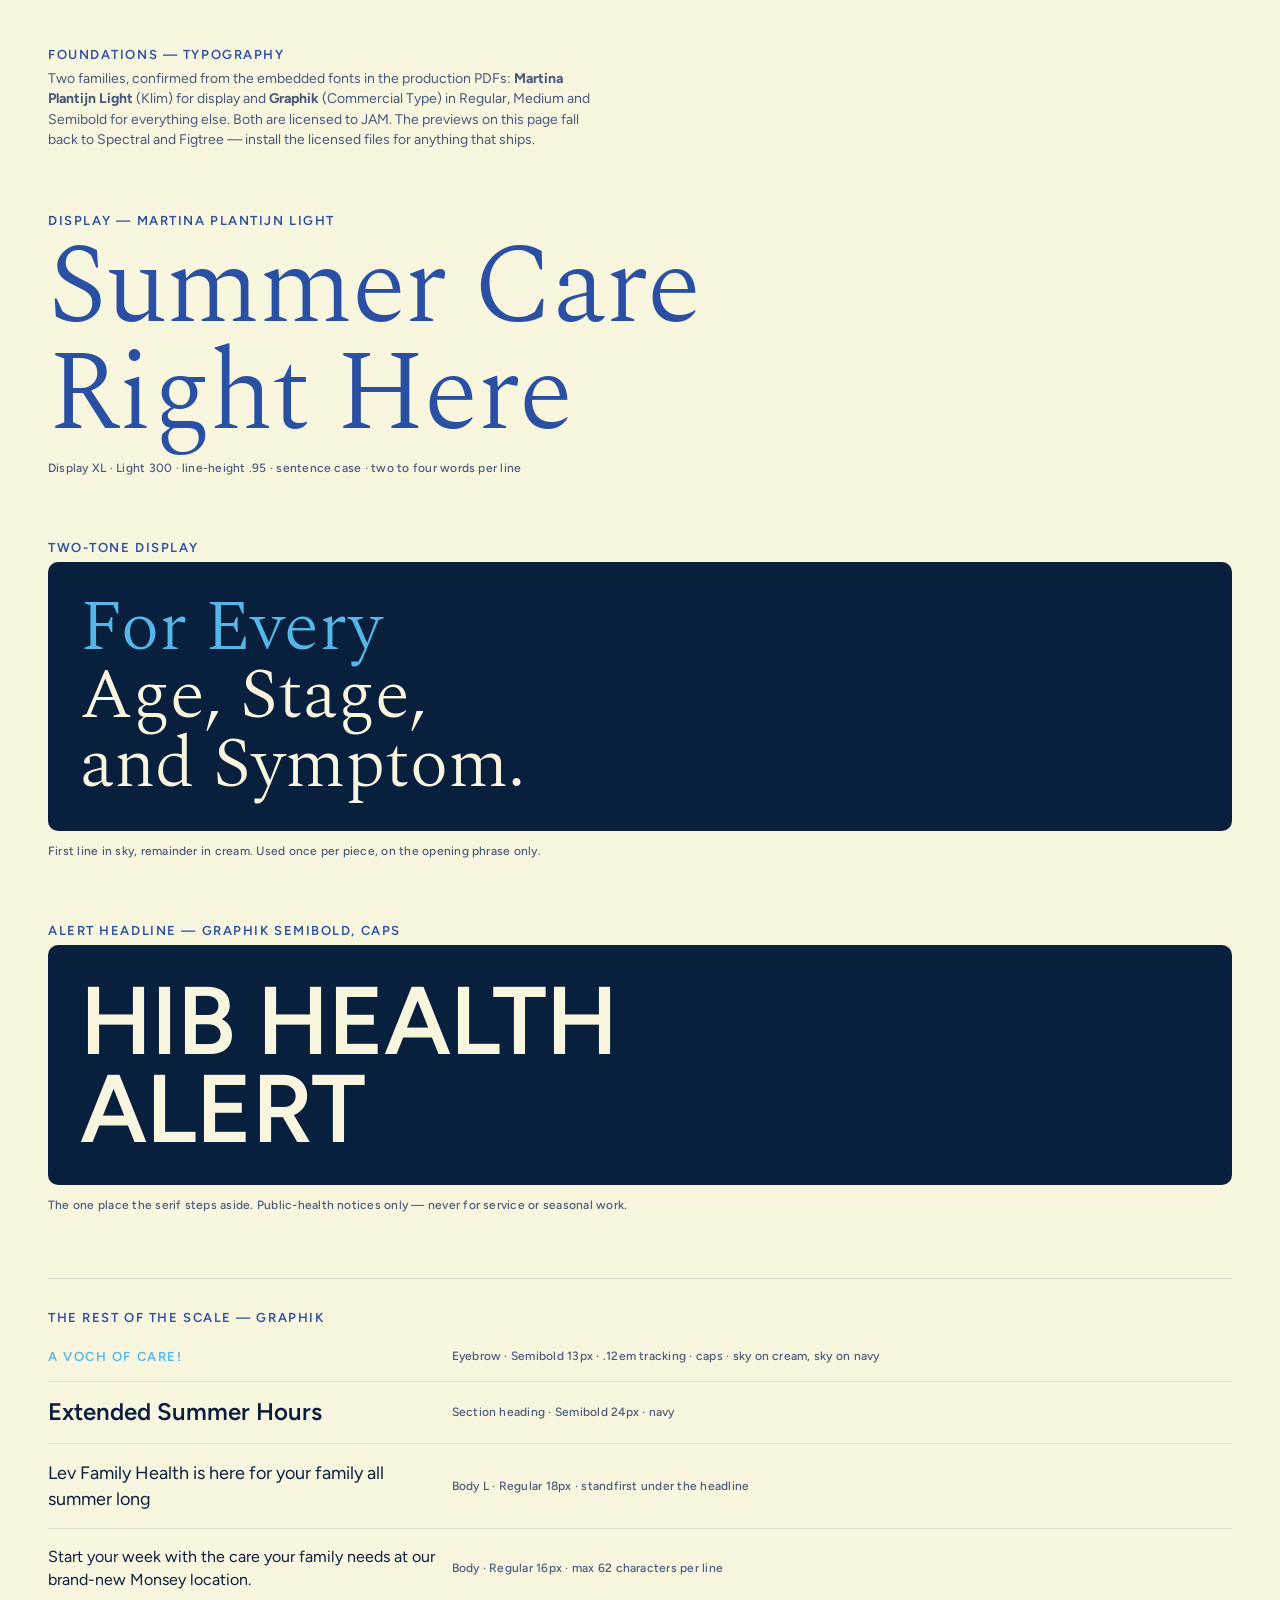
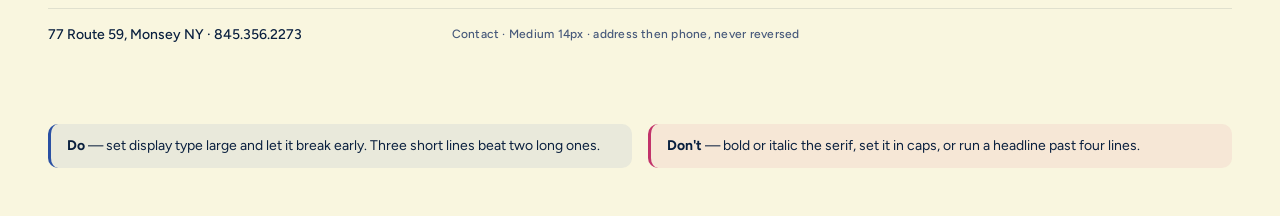
<file: typography.html>
<!-- @dsCard group="Foundations" name="Typography" subtitle="Martina Plantijn Light + Graphik, full scale" -->
<!doctype html>
<html lang="en">
<head>
<meta charset="utf-8">
<title>Typography — Lev Family Health</title>
<link rel="preconnect" href="https://fonts.googleapis.com">
<link rel="preconnect" href="https://fonts.gstatic.com" crossorigin>
<link href="https://fonts.googleapis.com/css2?family=Figtree:wght@400;500;600;700&family=Spectral:wght@200;300;400&display=swap" rel="stylesheet">
<style>
/* ==========================================================================
   Lev Family Health — Design Tokens

   Colour and logo values are read from the master vector file (Lev logos.ai,
   Illustrator 30.6, 1 Jul 2026) — that file is the authority.
   Type, scale, spacing and layout are measured off the Ready Ads library.
   Values marked "ad-derived" appear in produced work but not in the master file.
   ========================================================================== */



:root {
  /* ---- Core palette — from the master vector file --------------------- */
  --lev-navy:        #091F3E;  /* primary dark ground: closing band, alerts  */
  --lev-royal:       #2A50A3;  /* logo chevron, display headlines, chips     */
  --lev-sky:         #55B7E7;  /* logo arcs, shape accents, secondary chips  */
  --lev-cream:       #F9F6DF;  /* PRIMARY light ground — never plain white   */
  --lev-black:       #000000;  /* the wordmark. Not navy.                    */
  --lev-white:       #FFFFFF;  /* cards floating on cream only               */

  /* ---- Ad-derived tints ----------------------------------------------- */
  --lev-royal-alt:   #37519E;  /* card fill on navy, where royal goes flat   */
  --lev-butter:      #FEF0C9;  /* pediatric / camp seasonal ground           */

  /* ---- Sub-brand: Women's Health — from the master vector file --------- */
  --lev-wh-pink:      #EE4385; /* chevron, figure head and heart             */
  --lev-wh-pink-lt:   #F38CB4; /* light chevron variant, reversed figure     */
  --lev-wh-magenta:   #C2336A; /* arcs, "Women's Health" descender           */
  --lev-wh-magenta-d: #BD386D; /* reversed ground                            */
  --lev-wh-plum:      #802148; /* deep wordmark variant                      */
  --lev-wh-blush:     #F7CADD; /* ad-derived: Women's Health page ground     */
  --lev-wh-ink:       #1A0A12; /* ad-derived: display type on blush          */

  /* ---- Text ------------------------------------------------------------ */
  --lev-ink:         #091F3E;  /* body on light grounds                      */
  --lev-ink-muted:   #46587A;  /* secondary body on light                    */
  --lev-on-dark:     #F9F6DF;  /* body on navy                               */
  --lev-on-dark-mut: #9FB4D4;  /* secondary body on navy                     */

  /* ---- Type families --------------------------------------------------- */
  /* Licensed to JAM. Fallbacks are preview-only. */
  --lev-display: 'Martina Plantijn', 'Spectral', Georgia, 'Times New Roman', serif;
  --lev-sans:    'Graphik', 'Graphik Web', 'Figtree', 'Inter', system-ui, sans-serif;

  /* ---- Type scale (print ad at 8.5x11in / web equivalent) -------------- */
  --lev-t-display-xl: clamp(3.5rem, 9vw, 7rem);   /* Martina Light, lh .95  */
  --lev-t-display-l:  clamp(2.75rem, 6vw, 4.5rem);
  --lev-t-display-m:  clamp(2rem, 4vw, 2.75rem);
  --lev-t-alert:      clamp(3rem, 8vw, 6rem);     /* Graphik Semibold CAPS  */
  --lev-t-heading:    1.5rem;                     /* Graphik Semibold       */
  --lev-t-eyebrow:    0.8125rem;                  /* Graphik Semibold, .12em */
  --lev-t-body-l:     1.125rem;
  --lev-t-body:       1rem;
  --lev-t-body-s:     0.875rem;
  --lev-t-caption:    0.75rem;

  --lev-lh-display:   0.95;
  --lev-lh-body:      1.45;
  --lev-ls-eyebrow:   0.12em;
  --lev-ls-display:   -0.01em;

  /* ---- Spacing (8pt base) ---------------------------------------------- */
  --lev-s1: 4px;   --lev-s2: 8px;   --lev-s3: 12px;  --lev-s4: 16px;
  --lev-s5: 24px;  --lev-s6: 32px;  --lev-s7: 48px;  --lev-s8: 64px;
  --lev-s9: 96px;

  /* ---- Radii ----------------------------------------------------------- */
  --lev-r-chip:  6px;    /* service chips — square-ish, not pill            */
  --lev-r-pill:  999px;  /* Women's Health service list only                */
  --lev-r-card:  10px;
  --lev-r-photo: 4px;

  /* ---- Layout ---------------------------------------------------------- */
  --lev-margin:  8%;     /* page margin on print ads                        */
  --lev-band:    13%;    /* navy footer band height as % of page            */
  --lev-measure: 62ch;   /* max body measure                                */

  /* ---- Logo ------------------------------------------------------------ */
  --lev-logo-clearspace: 1;    /* multiplier on chevron height, all sides   */
  --lev-logo-min-print:  1.25in;
}

*{box-sizing:border-box}
html,body{margin:0;padding:0}
body{
  font-family:var(--lev-sans);
  background:var(--lev-cream);
  color:var(--lev-ink);
  -webkit-font-smoothing:antialiased;
  padding:var(--lev-s7);
}
.ds-h{
  font:600 var(--lev-t-eyebrow)/1 var(--lev-sans);
  letter-spacing:var(--lev-ls-eyebrow);
  text-transform:uppercase;
  color:var(--lev-royal);
  margin:0 0 var(--lev-s2);
}
.ds-note{
  font-size:var(--lev-t-body-s);
  line-height:var(--lev-lh-body);
  color:var(--lev-ink-muted);
  max-width:var(--lev-measure);
  margin:0 0 var(--lev-s6);
}
.ds-sec{margin:0 0 var(--lev-s8)}
.ds-sec:last-child{margin-bottom:0}
.ds-lbl{
  font:500 var(--lev-t-caption)/1.4 var(--lev-sans);
  color:var(--lev-ink-muted);
  letter-spacing:.02em;
}
.ds-mono{font-family:ui-monospace,SFMono-Regular,Menlo,monospace;font-size:var(--lev-t-caption)}
.ds-rule{border:0;border-top:1px solid rgba(9,31,62,.14);margin:var(--lev-s6) 0}
.ds-do,.ds-dont{
  font-size:var(--lev-t-body-s);line-height:var(--lev-lh-body);
  padding:var(--lev-s3) var(--lev-s4);border-radius:var(--lev-r-card);
}
.ds-do{background:rgba(43,81,164,.08);border-left:3px solid var(--lev-royal)}
.ds-dont{background:rgba(196,51,108,.08);border-left:3px solid var(--lev-wh-magenta)}
.ds-grid2{display:grid;grid-template-columns:repeat(auto-fit,minmax(280px,1fr));gap:var(--lev-s4)}

</style>
</head>
<body>
<section class="ds-sec">
  <p class="ds-h">Foundations — Typography</p>
  <p class="ds-note">Two families, confirmed from the embedded fonts in the production PDFs: <strong>Martina Plantijn Light</strong> (Klim) for display and <strong>Graphik</strong> (Commercial Type) in Regular, Medium and Semibold for everything else. Both are licensed to JAM. The previews on this page fall back to Spectral and Figtree — install the licensed files for anything that ships.</p>
</section>

<section class="ds-sec">
  <p class="ds-h">Display — Martina Plantijn Light</p>
  <p style="font-family:var(--lev-display);font-weight:300;font-size:var(--lev-t-display-xl);line-height:var(--lev-lh-display);letter-spacing:var(--lev-ls-display);color:var(--lev-royal);margin:0">Summer Care<br>Right Here</p>
  <p class="ds-lbl" style="margin-top:var(--lev-s3)">Display XL · Light 300 · line-height .95 · sentence case · two to four words per line</p>
</section>

<section class="ds-sec">
  <p class="ds-h">Two-tone display</p>
  <p style="font-family:var(--lev-display);font-weight:300;font-size:var(--lev-t-display-l);line-height:var(--lev-lh-display);margin:0;background:var(--lev-navy);color:var(--lev-cream);padding:var(--lev-s6);border-radius:var(--lev-r-card)"><span style="color:var(--lev-sky)">For Every</span><br>Age, Stage,<br>and Symptom.</p>
  <p class="ds-lbl" style="margin-top:var(--lev-s3)">First line in sky, remainder in cream. Used once per piece, on the opening phrase only.</p>
</section>

<section class="ds-sec">
  <p class="ds-h">Alert headline — Graphik Semibold, caps</p>
  <div style="background:var(--lev-navy);padding:var(--lev-s6);border-radius:var(--lev-r-card)">
    <p style="font:600 var(--lev-t-alert)/0.92 var(--lev-sans);color:var(--lev-cream);margin:0;letter-spacing:-.01em">HIB HEALTH<br>ALERT</p>
  </div>
  <p class="ds-lbl" style="margin-top:var(--lev-s3)">The one place the serif steps aside. Public-health notices only — never for service or seasonal work.</p>
</section>

<hr class="ds-rule">

<section class="ds-sec">
  <p class="ds-h">The rest of the scale — Graphik</p>
  <table style="width:100%;border-collapse:collapse;font-size:var(--lev-t-body-s)">
    <tbody>
      <tr style="border-bottom:1px solid rgba(9,31,62,.1)"><td style="padding:var(--lev-s4) 0;width:34%"><span style="font:600 var(--lev-t-eyebrow)/1 var(--lev-sans);letter-spacing:var(--lev-ls-eyebrow);text-transform:uppercase;color:var(--lev-sky)">A Voch of Care!</span></td><td class="ds-lbl">Eyebrow · Semibold 13px · .12em tracking · caps · sky on cream, sky on navy</td></tr>
      <tr style="border-bottom:1px solid rgba(9,31,62,.1)"><td style="padding:var(--lev-s4) 0"><span style="font:600 var(--lev-t-heading)/1.2 var(--lev-sans)">Extended Summer Hours</span></td><td class="ds-lbl">Section heading · Semibold 24px · navy</td></tr>
      <tr style="border-bottom:1px solid rgba(9,31,62,.1)"><td style="padding:var(--lev-s4) 0"><span style="font:400 var(--lev-t-body-l)/1.45 var(--lev-sans)">Lev Family Health is here for your family all summer long</span></td><td class="ds-lbl">Body L · Regular 18px · standfirst under the headline</td></tr>
      <tr style="border-bottom:1px solid rgba(9,31,62,.1)"><td style="padding:var(--lev-s4) 0"><span style="font:400 var(--lev-t-body)/1.45 var(--lev-sans)">Start your week with the care your family needs at our brand-new Monsey location.</span></td><td class="ds-lbl">Body · Regular 16px · max 62 characters per line</td></tr>
      <tr><td style="padding:var(--lev-s4) 0"><span style="font:500 var(--lev-t-body-s)/1.4 var(--lev-sans)">77 Route 59, Monsey NY · 845.356.2273</span></td><td class="ds-lbl">Contact · Medium 14px · address then phone, never reversed</td></tr>
    </tbody>
  </table>
</section>

<section class="ds-sec">
  <div class="ds-grid2">
    <div class="ds-do"><strong>Do</strong> — set display type large and let it break early. Three short lines beat two long ones.</div>
    <div class="ds-dont"><strong>Don't</strong> — bold or italic the serif, set it in caps, or run a headline past four lines.</div>
  </div>
</section>
</body>
</html>
</file>
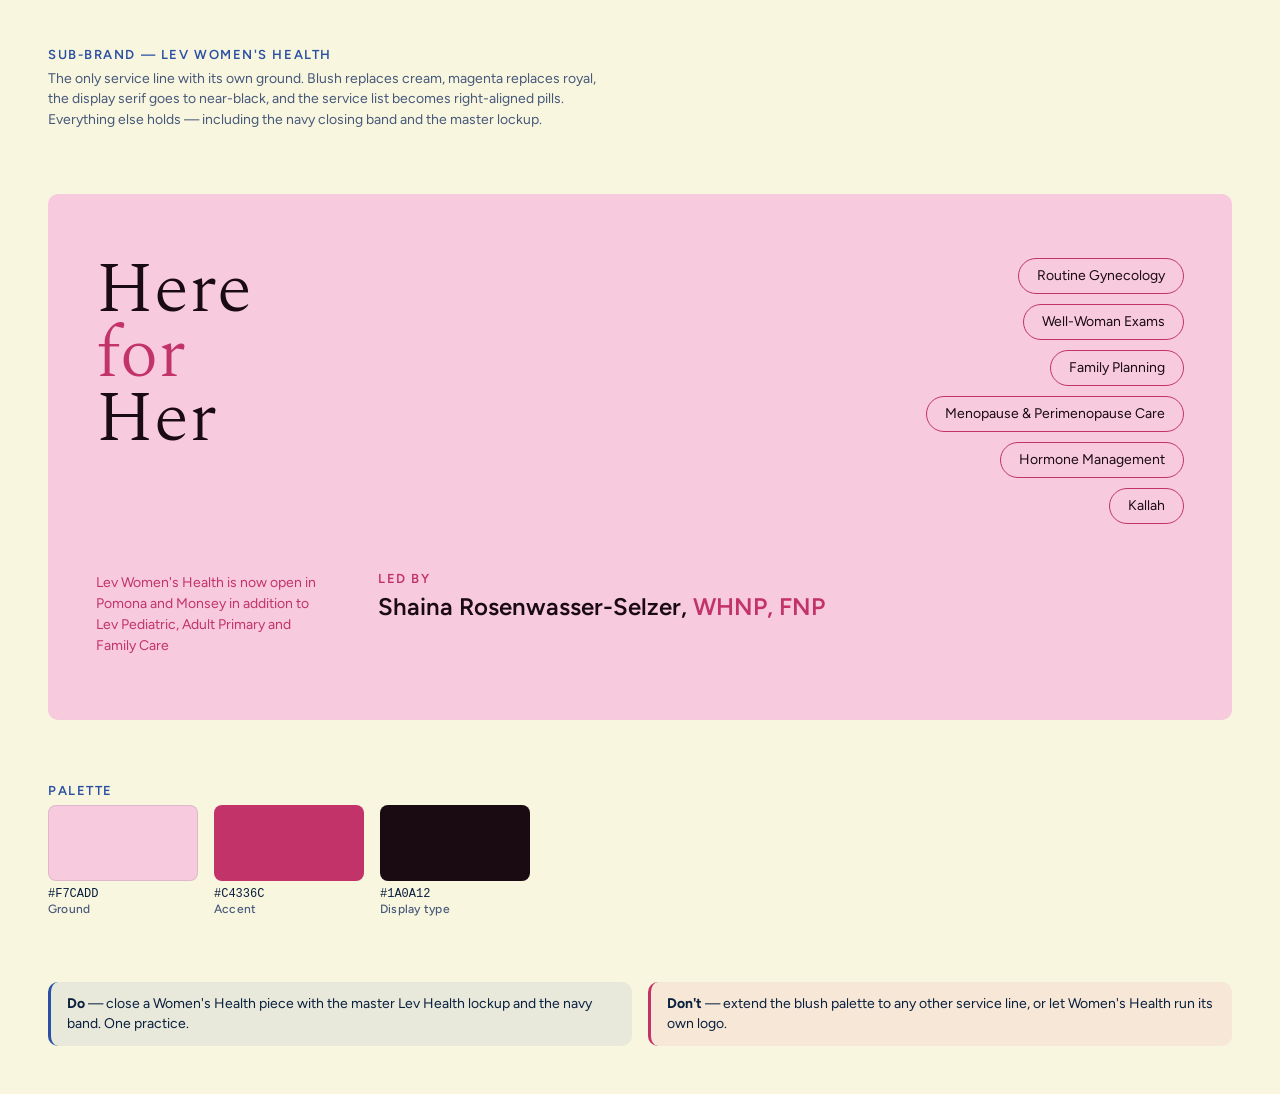
<file: womens-health.html>
<!-- @dsCard group="Sub-brands" name="Women's Health" subtitle="Blush ground, magenta accent, pill service list" -->
<!doctype html>
<html lang="en">
<head>
<meta charset="utf-8">
<title>Women's Health — Lev Family Health</title>
<link rel="preconnect" href="https://fonts.googleapis.com">
<link rel="preconnect" href="https://fonts.gstatic.com" crossorigin>
<link href="https://fonts.googleapis.com/css2?family=Figtree:wght@400;500;600;700&family=Spectral:wght@200;300;400&display=swap" rel="stylesheet">
<style>
/* ==========================================================================
   Lev Family Health — Design Tokens

   Colour and logo values are read from the master vector file (Lev logos.ai,
   Illustrator 30.6, 1 Jul 2026) — that file is the authority.
   Type, scale, spacing and layout are measured off the Ready Ads library.
   Values marked "ad-derived" appear in produced work but not in the master file.
   ========================================================================== */



:root {
  /* ---- Core palette — from the master vector file --------------------- */
  --lev-navy:        #091F3E;  /* primary dark ground: closing band, alerts  */
  --lev-royal:       #2A50A3;  /* logo chevron, display headlines, chips     */
  --lev-sky:         #55B7E7;  /* logo arcs, shape accents, secondary chips  */
  --lev-cream:       #F9F6DF;  /* PRIMARY light ground — never plain white   */
  --lev-black:       #000000;  /* the wordmark. Not navy.                    */
  --lev-white:       #FFFFFF;  /* cards floating on cream only               */

  /* ---- Ad-derived tints ----------------------------------------------- */
  --lev-royal-alt:   #37519E;  /* card fill on navy, where royal goes flat   */
  --lev-butter:      #FEF0C9;  /* pediatric / camp seasonal ground           */

  /* ---- Sub-brand: Women's Health — from the master vector file --------- */
  --lev-wh-pink:      #EE4385; /* chevron, figure head and heart             */
  --lev-wh-pink-lt:   #F38CB4; /* light chevron variant, reversed figure     */
  --lev-wh-magenta:   #C2336A; /* arcs, "Women's Health" descender           */
  --lev-wh-magenta-d: #BD386D; /* reversed ground                            */
  --lev-wh-plum:      #802148; /* deep wordmark variant                      */
  --lev-wh-blush:     #F7CADD; /* ad-derived: Women's Health page ground     */
  --lev-wh-ink:       #1A0A12; /* ad-derived: display type on blush          */

  /* ---- Text ------------------------------------------------------------ */
  --lev-ink:         #091F3E;  /* body on light grounds                      */
  --lev-ink-muted:   #46587A;  /* secondary body on light                    */
  --lev-on-dark:     #F9F6DF;  /* body on navy                               */
  --lev-on-dark-mut: #9FB4D4;  /* secondary body on navy                     */

  /* ---- Type families --------------------------------------------------- */
  /* Licensed to JAM. Fallbacks are preview-only. */
  --lev-display: 'Martina Plantijn', 'Spectral', Georgia, 'Times New Roman', serif;
  --lev-sans:    'Graphik', 'Graphik Web', 'Figtree', 'Inter', system-ui, sans-serif;

  /* ---- Type scale (print ad at 8.5x11in / web equivalent) -------------- */
  --lev-t-display-xl: clamp(3.5rem, 9vw, 7rem);   /* Martina Light, lh .95  */
  --lev-t-display-l:  clamp(2.75rem, 6vw, 4.5rem);
  --lev-t-display-m:  clamp(2rem, 4vw, 2.75rem);
  --lev-t-alert:      clamp(3rem, 8vw, 6rem);     /* Graphik Semibold CAPS  */
  --lev-t-heading:    1.5rem;                     /* Graphik Semibold       */
  --lev-t-eyebrow:    0.8125rem;                  /* Graphik Semibold, .12em */
  --lev-t-body-l:     1.125rem;
  --lev-t-body:       1rem;
  --lev-t-body-s:     0.875rem;
  --lev-t-caption:    0.75rem;

  --lev-lh-display:   0.95;
  --lev-lh-body:      1.45;
  --lev-ls-eyebrow:   0.12em;
  --lev-ls-display:   -0.01em;

  /* ---- Spacing (8pt base) ---------------------------------------------- */
  --lev-s1: 4px;   --lev-s2: 8px;   --lev-s3: 12px;  --lev-s4: 16px;
  --lev-s5: 24px;  --lev-s6: 32px;  --lev-s7: 48px;  --lev-s8: 64px;
  --lev-s9: 96px;

  /* ---- Radii ----------------------------------------------------------- */
  --lev-r-chip:  6px;    /* service chips — square-ish, not pill            */
  --lev-r-pill:  999px;  /* Women's Health service list only                */
  --lev-r-card:  10px;
  --lev-r-photo: 4px;

  /* ---- Layout ---------------------------------------------------------- */
  --lev-margin:  8%;     /* page margin on print ads                        */
  --lev-band:    13%;    /* navy footer band height as % of page            */
  --lev-measure: 62ch;   /* max body measure                                */

  /* ---- Logo ------------------------------------------------------------ */
  --lev-logo-clearspace: 1;    /* multiplier on chevron height, all sides   */
  --lev-logo-min-print:  1.25in;
}

*{box-sizing:border-box}
html,body{margin:0;padding:0}
body{
  font-family:var(--lev-sans);
  background:var(--lev-cream);
  color:var(--lev-ink);
  -webkit-font-smoothing:antialiased;
  padding:var(--lev-s7);
}
.ds-h{
  font:600 var(--lev-t-eyebrow)/1 var(--lev-sans);
  letter-spacing:var(--lev-ls-eyebrow);
  text-transform:uppercase;
  color:var(--lev-royal);
  margin:0 0 var(--lev-s2);
}
.ds-note{
  font-size:var(--lev-t-body-s);
  line-height:var(--lev-lh-body);
  color:var(--lev-ink-muted);
  max-width:var(--lev-measure);
  margin:0 0 var(--lev-s6);
}
.ds-sec{margin:0 0 var(--lev-s8)}
.ds-sec:last-child{margin-bottom:0}
.ds-lbl{
  font:500 var(--lev-t-caption)/1.4 var(--lev-sans);
  color:var(--lev-ink-muted);
  letter-spacing:.02em;
}
.ds-mono{font-family:ui-monospace,SFMono-Regular,Menlo,monospace;font-size:var(--lev-t-caption)}
.ds-rule{border:0;border-top:1px solid rgba(9,31,62,.14);margin:var(--lev-s6) 0}
.ds-do,.ds-dont{
  font-size:var(--lev-t-body-s);line-height:var(--lev-lh-body);
  padding:var(--lev-s3) var(--lev-s4);border-radius:var(--lev-r-card);
}
.ds-do{background:rgba(43,81,164,.08);border-left:3px solid var(--lev-royal)}
.ds-dont{background:rgba(196,51,108,.08);border-left:3px solid var(--lev-wh-magenta)}
.ds-grid2{display:grid;grid-template-columns:repeat(auto-fit,minmax(280px,1fr));gap:var(--lev-s4)}

.wpill{display:inline-flex;align-items:center;font:400 var(--lev-t-body-s)/1 var(--lev-sans);
  padding:10px 18px;border-radius:var(--lev-r-pill);border:1px solid var(--lev-wh-magenta);
  color:var(--lev-wh-ink);background:transparent}

</style>
</head>
<body>
<section class="ds-sec">
  <p class="ds-h">Sub-brand — Lev Women's Health</p>
  <p class="ds-note">The only service line with its own ground. Blush replaces cream, magenta replaces royal, the display serif goes to near-black, and the service list becomes right-aligned pills. Everything else holds — including the navy closing band and the master lockup.</p>
</section>

<section class="ds-sec">
  <div style="background:var(--lev-wh-blush);border-radius:var(--lev-r-card);padding:var(--lev-s8) var(--lev-s7)">
    <div style="display:flex;gap:var(--lev-s8);flex-wrap:wrap;align-items:flex-start">
      <div style="flex:1;min-width:220px">
        <h1 style="font-family:var(--lev-display);font-weight:300;font-size:var(--lev-t-display-l);line-height:.9;color:var(--lev-wh-ink);margin:0">Here<br><span style="color:var(--lev-wh-magenta)">for</span><br>Her</h1>
      </div>
      <div style="display:flex;flex-direction:column;align-items:flex-end;gap:10px;min-width:240px">
        <span class="wpill">Routine Gynecology</span>
        <span class="wpill">Well-Woman Exams</span>
        <span class="wpill">Family Planning</span>
        <span class="wpill">Menopause &amp; Perimenopause Care</span>
        <span class="wpill">Hormone Management</span>
        <span class="wpill">Kallah</span>
      </div>
    </div>
    <div style="margin-top:var(--lev-s7);display:flex;gap:var(--lev-s7);flex-wrap:wrap">
      <p style="font:400 var(--lev-t-body-s)/1.5 var(--lev-sans);color:var(--lev-wh-magenta);margin:0;max-width:26ch">Lev Women's Health is now open in Pomona and Monsey in addition to Lev Pediatric, Adult Primary and Family Care</p>
      <div>
        <p style="font:600 var(--lev-t-eyebrow)/1 var(--lev-sans);letter-spacing:var(--lev-ls-eyebrow);text-transform:uppercase;color:var(--lev-wh-magenta);margin:0 0 var(--lev-s2)">Led by</p>
        <p style="font:600 var(--lev-t-heading)/1.2 var(--lev-sans);color:var(--lev-wh-ink);margin:0">Shaina Rosenwasser-Selzer, <span style="color:var(--lev-wh-magenta)">WHNP, FNP</span></p>
      </div>
    </div>
  </div>
</section>

<section class="ds-sec">
  <p class="ds-h">Palette</p>
  <div style="display:flex;gap:var(--lev-s4);flex-wrap:wrap">
    <div style="width:150px"><div style="height:76px;background:var(--lev-wh-blush);border-radius:8px;border:1px solid rgba(9,31,62,.1)"></div><div class="ds-mono" style="margin-top:6px">#F7CADD</div><div class="ds-lbl">Ground</div></div>
    <div style="width:150px"><div style="height:76px;background:var(--lev-wh-magenta);border-radius:8px"></div><div class="ds-mono" style="margin-top:6px">#C4336C</div><div class="ds-lbl">Accent</div></div>
    <div style="width:150px"><div style="height:76px;background:var(--lev-wh-ink);border-radius:8px"></div><div class="ds-mono" style="margin-top:6px">#1A0A12</div><div class="ds-lbl">Display type</div></div>
  </div>
</section>

<section class="ds-sec">
  <div class="ds-grid2">
    <div class="ds-do"><strong>Do</strong> — close a Women's Health piece with the master Lev Health lockup and the navy band. One practice.</div>
    <div class="ds-dont"><strong>Don't</strong> — extend the blush palette to any other service line, or let Women's Health run its own logo.</div>
  </div>
</section>
</body>
</html>
</file>
